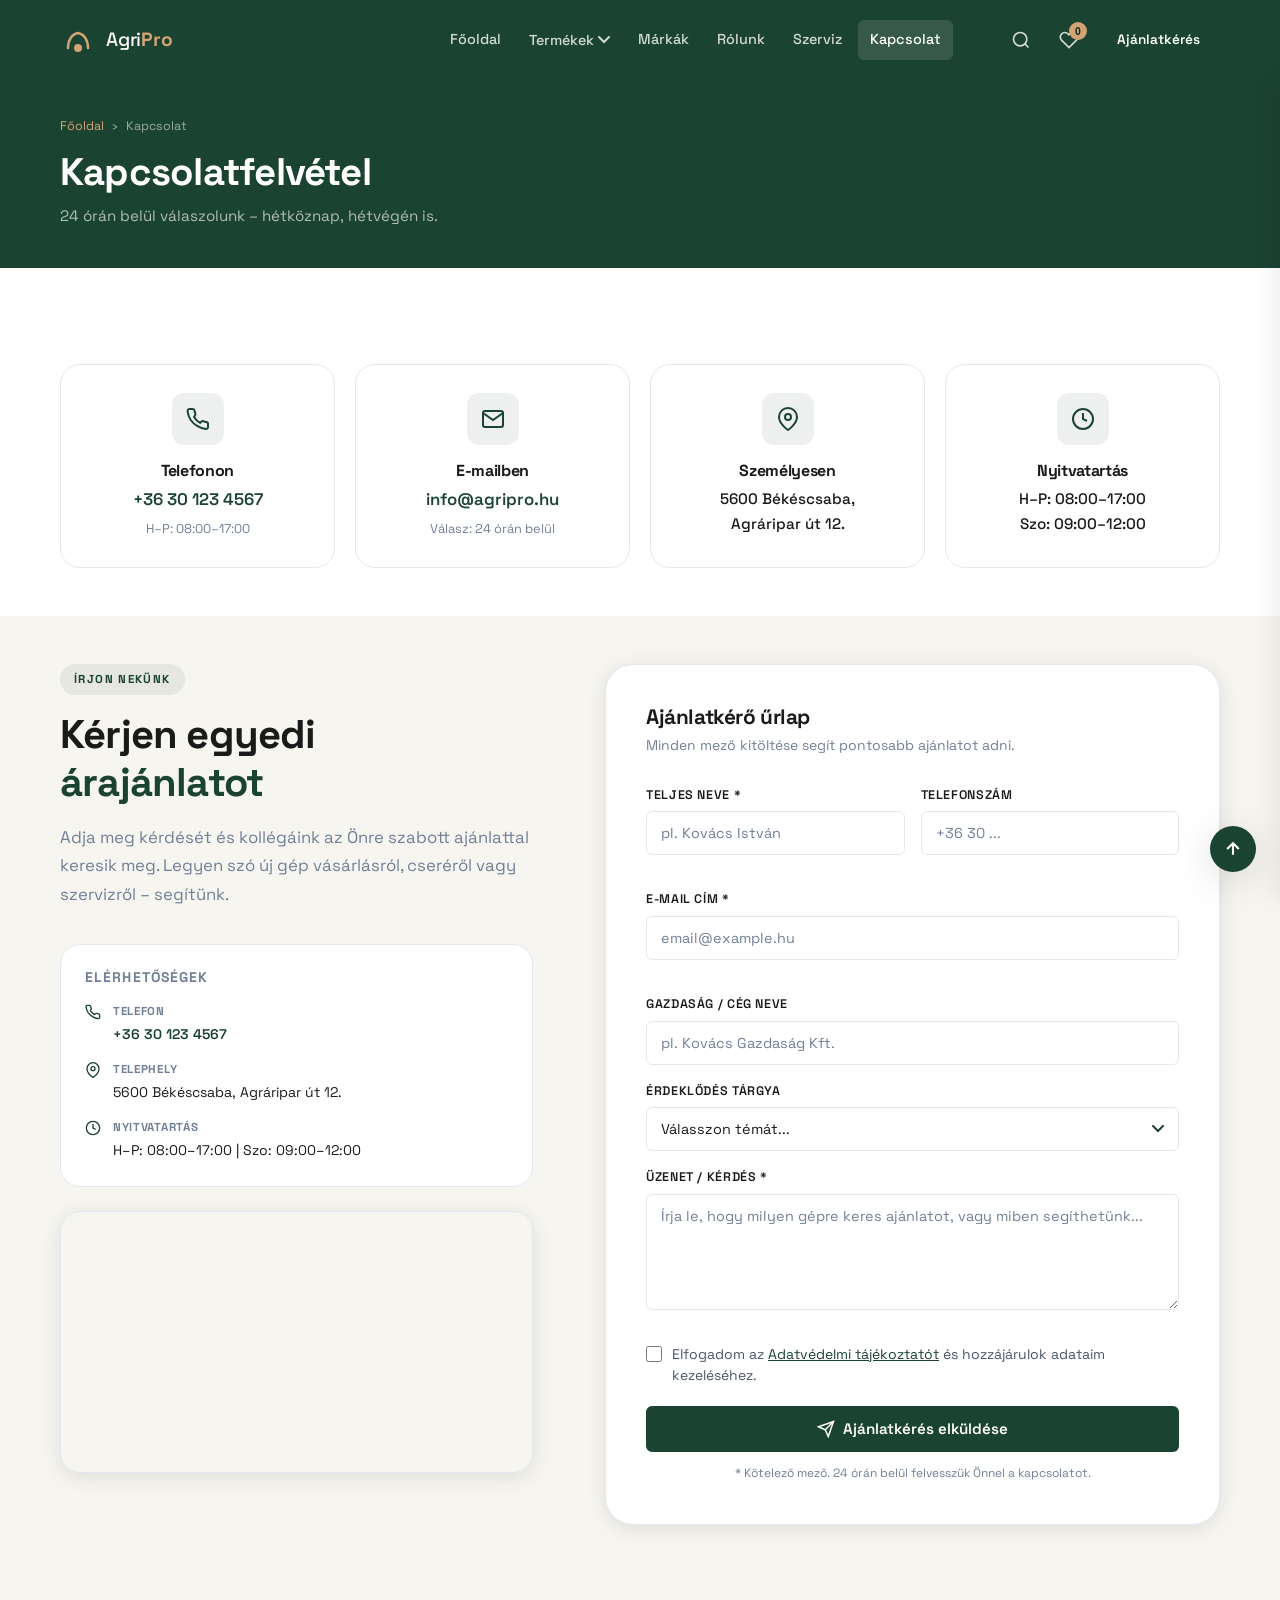
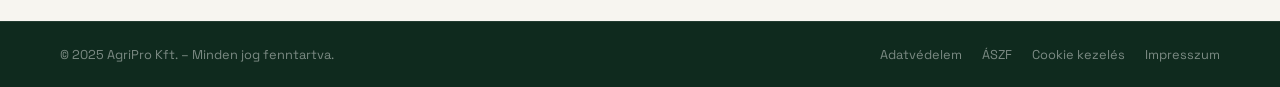
<file: pages/kapcsolat.html>
<!DOCTYPE html>
<html lang="hu">
<head>
    <meta charset="UTF-8">
    <meta name="viewport" content="width=device-width, initial-scale=1.0">
    <title>Kapcsolat – AgriPro | Ajánlatkérés, Telefon, Cím</title>
    <meta name="description" content="Vegye fel a kapcsolatot az AgriPro csapatával. Telefonszám, e-mail, telephely cím és nyitvatartás. Ajánlatkérés mezőgazdasági gépekre.">
    <link rel="canonical" href="https://www.agripro.hu/pages/kapcsolat.html">

    <link rel="icon" type="image/svg+xml" href="data:image/svg+xml,<svg xmlns='http://www.w3.org/2000/svg' viewBox='0 0 32 32'><rect width='32' height='32' rx='7' fill='%231B4332'/><path d='M7 22C7 15 11 10 16 9C21 10 25 15 25 22' stroke='%23D4A373' stroke-width='2.5' stroke-linecap='round' fill='none'/><circle cx='16' cy='22' r='3.5' fill='%23D4A373'/></svg>">
    <link rel="preconnect" href="https://fonts.googleapis.com">
    <link rel="preconnect" href="https://fonts.gstatic.com" crossorigin>
    <link href="https://fonts.googleapis.com/css2?family=Space+Grotesk:wght@300;400;500;600;700&display=swap" rel="stylesheet">
    <link rel="stylesheet" href="../css/style.css">
    <style>
        /* data-animate láthatóság felülírás ezen az oldalon */
        [data-animate] { opacity: 1 !important; transform: none !important; }

        .page-hero { background: var(--clr-primary); padding: calc(var(--nav-h) + 36px) 0 40px; }
        .page-hero__bc { display: flex; align-items: center; gap: 8px; font-size: .78rem; color: rgba(255,255,255,.55); margin-bottom: 12px; }
        .page-hero__bc a { color: var(--clr-accent); }
        .page-hero h1 { color: #fff; font-size: clamp(1.6rem, 4vw, 2.4rem); margin-bottom: 8px; }
        .page-hero p  { color: rgba(255,255,255,.65); font-size: .95rem; }

        .map-wrap { border-radius: var(--r-lg); overflow: hidden; border: 1px solid var(--clr-border); }
        .map-iframe { width: 100%; height: 260px; border: 0; display: block; }
    </style>
</head>
<body>

<header class="header scrolled" id="header" role="banner">
    <div class="container">
        <nav class="nav" role="navigation" aria-label="Főmenü">
            <a href="../index.html" class="nav__logo" aria-label="AgriPro főoldal">
                <div class="logo">
                    <svg class="logo__icon" width="36" height="36" viewBox="0 0 36 36" fill="none" aria-hidden="true">
                        <rect width="36" height="36" rx="8" fill="#1B4332"/>
                        <path d="M8 26C8 18 12 12 18 11C24 12 28 18 28 26" stroke="#D4A373" stroke-width="2.5" stroke-linecap="round"/>
                        <circle cx="18" cy="26" r="4" fill="#D4A373"/>
                    </svg>
                    <span class="logo__text">Agri<strong>Pro</strong></span>
                </div>
            </a>
            <ul class="nav__menu" role="menubar">
                <li role="none"><a href="../index.html" class="nav__link" role="menuitem">Főoldal</a></li>
                <li class="nav__item--has-dropdown" role="none">
                    <button class="nav__link nav__dropdown-toggle" aria-expanded="false" aria-haspopup="true" role="menuitem">
                        Termékek <svg class="dropdown-chevron" width="12" height="8" viewBox="0 0 12 8" fill="none"><path d="M1 1l5 5 5-5" stroke="currentColor" stroke-width="2" stroke-linecap="round"/></svg>
                    </button>
                    <div class="nav__dropdown" role="menu">
                        <a href="termekek.html?kat=traktorok" class="nav__dropdown-item" role="menuitem"><span class="dropdown-icon">🚜</span>Traktorok</a>
                        <a href="termekek.html?kat=kombajnok" class="nav__dropdown-item" role="menuitem"><span class="dropdown-icon">🌾</span>Kombájnok</a>
                        <a href="termekek.html?kat=talajmuvelok" class="nav__dropdown-item" role="menuitem"><span class="dropdown-icon">⚙️</span>Talajművelők</a>
                    </div>
                </li>
                <li role="none"><a href="../index.html#markak" class="nav__link" role="menuitem">Márkák</a></li>
                <li role="none"><a href="rolunk.html" class="nav__link" role="menuitem">Rólunk</a></li>
                <li role="none"><a href="szerviz.html" class="nav__link" role="menuitem">Szerviz</a></li>
                <li role="none"><a href="kapcsolat.html" class="nav__link nav__link--active" role="menuitem">Kapcsolat</a></li>
            </ul>
            <div class="nav__actions">
                <button class="icon-btn" id="searchToggle" aria-label="Keresés">
                    <svg width="20" height="20" viewBox="0 0 24 24" fill="none" stroke="currentColor" stroke-width="2"><circle cx="11" cy="11" r="8"/><path d="m21 21-4.3-4.3"/></svg>
                </button>
                <button class="icon-btn fav-btn" id="favToggle" aria-label="Kedvencek">
                    <svg width="20" height="20" viewBox="0 0 24 24" fill="none" stroke="currentColor" stroke-width="2"><path d="M20.84 4.61a5.5 5.5 0 0 0-7.78 0L12 5.67l-1.06-1.06a5.5 5.5 0 0 0-7.78 7.78l1.06 1.06L12 21.23l7.78-7.78 1.06-1.06a5.5 5.5 0 0 0 0-7.78z"/></svg>
                    <span class="fav-badge" id="favBadge" hidden>0</span>
                </button>
                <a href="#ajanlatkeres" class="btn btn--primary btn--sm">Ajánlatkérés</a>
                <button class="hamburger" id="hamburger" aria-label="Menü" aria-expanded="false">
                    <span class="hamburger__bar"></span><span class="hamburger__bar"></span><span class="hamburger__bar"></span>
                </button>
            </div>
        </nav>
    </div>
    <div class="search-overlay" id="searchOverlay" hidden role="search">
        <div class="container">
            <div class="search-overlay__inner">
                <svg width="22" height="22" viewBox="0 0 24 24" fill="none" stroke="#1B4332" stroke-width="2"><circle cx="11" cy="11" r="8"/><path d="m21 21-4.3-4.3"/></svg>
                <input type="search" id="searchInput" class="search-overlay__input" placeholder="Keresés..." autocomplete="off">
                <button class="search-overlay__close" id="searchClose" aria-label="Bezárás">
                    <svg width="20" height="20" viewBox="0 0 24 24" fill="none" stroke="currentColor" stroke-width="2"><line x1="18" y1="6" x2="6" y2="18"/><line x1="6" y1="6" x2="18" y2="18"/></svg>
                </button>
            </div>
            <div class="search-results" id="searchResults" hidden></div>
        </div>
    </div>
</header>

<main id="main-content">

<!-- Page Hero -->
<div class="page-hero">
    <div class="container">
        <nav class="page-hero__bc" aria-label="Navigáció">
            <a href="../index.html">Főoldal</a><span>›</span><span>Kapcsolat</span>
        </nav>
        <h1>Kapcsolatfelvétel</h1>
        <p>24 órán belül válaszolunk – hétköznap, hétvégén is.</p>
    </div>
</div>

<!-- Gyors elérhetőségek kártyák -->
<section class="section" style="padding-bottom:48px;">
    <div class="container">
        <div style="display:grid;grid-template-columns:repeat(auto-fit,minmax(220px,1fr));gap:20px;margin-bottom:0;">

            <div style="background:#fff;border:1px solid var(--clr-border);border-radius:var(--r-lg);padding:28px 24px;text-align:center;" data-animate="fade-up">
                <div style="width:52px;height:52px;background:rgba(27,67,50,.08);border-radius:var(--r-md);display:flex;align-items:center;justify-content:center;margin:0 auto 16px;color:var(--clr-primary);">
                    <svg width="24" height="24" viewBox="0 0 24 24" fill="none" stroke="currentColor" stroke-width="2" aria-hidden="true"><path d="M22 16.92v3a2 2 0 0 1-2.18 2 19.79 19.79 0 0 1-8.63-3.07A19.5 19.5 0 0 1 4.69 13a19.79 19.79 0 0 1-3.07-8.67A2 2 0 0 1 3.6 2h3a2 2 0 0 1 2 1.72c.127.96.361 1.903.7 2.81a2 2 0 0 1-.45 2.11L8.09 9.91a16 16 0 0 0 6 6l1.27-1.27a2 2 0 0 1 2.11-.45c.907.339 1.85.573 2.81.7A2 2 0 0 1 22 16.92z"/></svg>
                </div>
                <h3 style="font-size:1rem;margin-bottom:6px;">Telefonon</h3>
                <a href="tel:+36301234567" style="color:var(--clr-primary);font-weight:600;font-size:1.05rem;">+36 30 123 4567</a>
                <p style="font-size:.8rem;color:var(--clr-text-lt);margin-top:4px;">H–P: 08:00–17:00</p>
            </div>

            <div style="background:#fff;border:1px solid var(--clr-border);border-radius:var(--r-lg);padding:28px 24px;text-align:center;" data-animate="fade-up" data-delay="80">
                <div style="width:52px;height:52px;background:rgba(27,67,50,.08);border-radius:var(--r-md);display:flex;align-items:center;justify-content:center;margin:0 auto 16px;color:var(--clr-primary);">
                    <svg width="24" height="24" viewBox="0 0 24 24" fill="none" stroke="currentColor" stroke-width="2" aria-hidden="true"><path d="M4 4h16c1.1 0 2 .9 2 2v12c0 1.1-.9 2-2 2H4c-1.1 0-2-.9-2-2V6c0-1.1.9-2 2-2z"/><polyline points="22,6 12,13 2,6"/></svg>
                </div>
                <h3 style="font-size:1rem;margin-bottom:6px;">E-mailben</h3>
                <a href="mailto:info@agripro.hu" style="color:var(--clr-primary);font-weight:600;font-size:1.05rem;">info@agripro.hu</a>
                <p style="font-size:.8rem;color:var(--clr-text-lt);margin-top:4px;">Válasz: 24 órán belül</p>
            </div>

            <div style="background:#fff;border:1px solid var(--clr-border);border-radius:var(--r-lg);padding:28px 24px;text-align:center;" data-animate="fade-up" data-delay="160">
                <div style="width:52px;height:52px;background:rgba(27,67,50,.08);border-radius:var(--r-md);display:flex;align-items:center;justify-content:center;margin:0 auto 16px;color:var(--clr-primary);">
                    <svg width="24" height="24" viewBox="0 0 24 24" fill="none" stroke="currentColor" stroke-width="2" aria-hidden="true"><path d="M21 10c0 7-9 13-9 13s-9-6-9-13a9 9 0 0 1 18 0z"/><circle cx="12" cy="10" r="3"/></svg>
                </div>
                <h3 style="font-size:1rem;margin-bottom:6px;">Személyesen</h3>
                <p style="color:var(--clr-text);font-weight:500;font-size:.95rem;">5600 Békéscsaba,<br>Agráripar út 12.</p>
            </div>

            <div style="background:#fff;border:1px solid var(--clr-border);border-radius:var(--r-lg);padding:28px 24px;text-align:center;" data-animate="fade-up" data-delay="240">
                <div style="width:52px;height:52px;background:rgba(27,67,50,.08);border-radius:var(--r-md);display:flex;align-items:center;justify-content:center;margin:0 auto 16px;color:var(--clr-primary);">
                    <svg width="24" height="24" viewBox="0 0 24 24" fill="none" stroke="currentColor" stroke-width="2" aria-hidden="true"><circle cx="12" cy="12" r="10"/><polyline points="12 6 12 12 16 14"/></svg>
                </div>
                <h3 style="font-size:1rem;margin-bottom:6px;">Nyitvatartás</h3>
                <p style="color:var(--clr-text);font-weight:500;font-size:.95rem;">H–P: 08:00–17:00<br>Szo: 09:00–12:00</p>
            </div>

        </div>
    </div>
</section>

<!-- Fő kapcsolat szekció -->
<section class="section section--bg" id="ajanlatkeres" style="padding-top:48px;">
    <div class="container">
        <div class="contact-layout" style="margin-bottom:0;">

            <!-- Bal: cégadatok + térkép -->
            <div data-animate="fade-right">
                <span class="section__tag">Írjon nekünk</span>
                <h2 class="section__title" style="margin-bottom:16px;">
                    Kérjen egyedi<br>
                    <span class="text-accent">árajánlatot</span>
                </h2>
                <p class="section__sub" style="margin-bottom:36px;">
                    Adja meg kérdését és kollégáink az Önre szabott ajánlattal keresik meg.
                    Legyen szó új gép vásárlásról, cseréről vagy szervizről – segítünk.
                </p>

                <!-- Elérhetőségek -->
                <div style="background:#fff;border:1px solid var(--clr-border);border-radius:var(--r-lg);padding:24px;margin-bottom:24px;">
                    <h3 style="font-size:.875rem;font-weight:700;text-transform:uppercase;letter-spacing:.08em;color:var(--clr-text-lt);margin-bottom:16px;">Elérhetőségek</h3>
                    <ul style="display:flex;flex-direction:column;gap:14px;">
                        <li style="display:flex;gap:12px;align-items:flex-start;font-size:.875rem;">
                            <svg width="16" height="16" viewBox="0 0 24 24" fill="none" stroke="var(--clr-primary)" stroke-width="2" style="flex-shrink:0;margin-top:2px;"><path d="M22 16.92v3a2 2 0 0 1-2.18 2 19.79 19.79 0 0 1-8.63-3.07A19.5 19.5 0 0 1 4.69 13a19.79 19.79 0 0 1-3.07-8.67A2 2 0 0 1 3.6 2h3a2 2 0 0 1 2 1.72c.127.96.361 1.903.7 2.81a2 2 0 0 1-.45 2.11L8.09 9.91a16 16 0 0 0 6 6l1.27-1.27a2 2 0 0 1 2.11-.45c.907.339 1.85.573 2.81.7A2 2 0 0 1 22 16.92z"/></svg>
                            <div><strong style="display:block;font-size:.72rem;text-transform:uppercase;letter-spacing:.06em;color:var(--clr-text-lt);margin-bottom:2px;">Telefon</strong><a href="tel:+36301234567" style="color:var(--clr-primary);font-weight:600;">+36 30 123 4567</a></div>
                        </li>
                        <li style="display:flex;gap:12px;align-items:flex-start;font-size:.875rem;">
                            <svg width="16" height="16" viewBox="0 0 24 24" fill="none" stroke="var(--clr-primary)" stroke-width="2" style="flex-shrink:0;margin-top:2px;"><path d="M21 10c0 7-9 13-9 13s-9-6-9-13a9 9 0 0 1 18 0z"/><circle cx="12" cy="10" r="3"/></svg>
                            <div><strong style="display:block;font-size:.72rem;text-transform:uppercase;letter-spacing:.06em;color:var(--clr-text-lt);margin-bottom:2px;">Telephely</strong>5600 Békéscsaba, Agráripar út 12.</div>
                        </li>
                        <li style="display:flex;gap:12px;align-items:flex-start;font-size:.875rem;">
                            <svg width="16" height="16" viewBox="0 0 24 24" fill="none" stroke="var(--clr-primary)" stroke-width="2" style="flex-shrink:0;margin-top:2px;"><circle cx="12" cy="12" r="10"/><polyline points="12 6 12 12 16 14"/></svg>
                            <div><strong style="display:block;font-size:.72rem;text-transform:uppercase;letter-spacing:.06em;color:var(--clr-text-lt);margin-bottom:2px;">Nyitvatartás</strong>H–P: 08:00–17:00 | Szo: 09:00–12:00</div>
                        </li>
                    </ul>
                </div>

                <!-- Térkép -->
                <div class="map-wrap">
                    <iframe src="https://www.google.com/maps/embed?pb=!1m18!1m12!1m3!1d44271.68!2d21.088!3d46.683!2m3!1f0!2f0!3f0!3m2!1i1024!2i768!4f13.1!3m3!1m2!1s0x4746ddb30ec38b25%3A0x400c4290c1e1a20!2zQsOpa2Vzc3NhYmE!5e0!3m2!1shu!2shu!4v1"
                            class="map-iframe" allowfullscreen loading="lazy"
                            referrerpolicy="no-referrer-when-downgrade"
                            title="AgriPro telephely – Békéscsaba"></iframe>
                </div>
            </div>

            <!-- Jobb: form -->
            <div class="contact-form-wrap" data-animate="fade-left">
                <h3 class="contact-form__title">Ajánlatkérő űrlap</h3>
                <p class="contact-form__sub">Minden mező kitöltése segít pontosabb ajánlatot adni.</p>

                <form class="contact-form" id="contactForm" novalidate>
                    <div class="form-row">
                        <div class="form-group">
                            <label class="form-label" for="cName">Teljes neve *</label>
                            <input type="text" id="cName" name="name" class="form-input" placeholder="pl. Kovács István" required autocomplete="name">
                            <span class="form-error" role="alert"></span>
                        </div>
                        <div class="form-group">
                            <label class="form-label" for="cPhone">Telefonszám</label>
                            <input type="tel" id="cPhone" name="phone" class="form-input" placeholder="+36 30 ..." autocomplete="tel">
                        </div>
                    </div>

                    <div class="form-group">
                        <label class="form-label" for="cEmail">E-mail cím *</label>
                        <input type="email" id="cEmail" name="email" class="form-input" placeholder="email@example.hu" required autocomplete="email">
                        <span class="form-error" role="alert"></span>
                    </div>

                    <div class="form-group">
                        <label class="form-label" for="cCompany">Gazdaság / Cég neve</label>
                        <input type="text" id="cCompany" name="company" class="form-input" placeholder="pl. Kovács Gazdaság Kft." autocomplete="organization">
                    </div>

                    <div class="form-group">
                        <label class="form-label" for="cSubject">Érdeklődés tárgya</label>
                        <select id="cSubject" name="subject" class="form-select">
                            <option value="">Válasszon témát...</option>
                            <option value="traktor">Traktor vásárlás</option>
                            <option value="kombajn">Kombájn vásárlás</option>
                            <option value="munkagep">Munkagép vásárlás</option>
                            <option value="szerviz">Szervizszolgáltatás</option>
                            <option value="finanszirozas">Finanszírozás kérdés</option>
                            <option value="csere">Csere / beváltás</option>
                            <option value="egyeb">Egyéb kérdés</option>
                        </select>
                    </div>

                    <div class="form-group">
                        <label class="form-label" for="cMessage">Üzenet / Kérdés *</label>
                        <textarea id="cMessage" name="message" class="form-textarea" rows="5"
                                  placeholder="Írja le, hogy milyen gépre keres ajánlatot, vagy miben segíthetünk..." required></textarea>
                        <span class="form-error" role="alert"></span>
                    </div>

                    <div class="form-group form-group--check">
                        <label class="form-check-label">
                            <input type="checkbox" id="cGdpr" name="gdpr" required>
                            <span>Elfogadom az <a href="#" class="inline-link">Adatvédelmi tájékoztatót</a> és hozzájárulok adataim kezeléséhez.</span>
                        </label>
                        <span class="form-error" role="alert"></span>
                    </div>

                    <button type="submit" class="btn btn--primary btn--full" id="submitBtn">
                        <svg width="18" height="18" viewBox="0 0 24 24" fill="none" stroke="currentColor" stroke-width="2"><line x1="22" y1="2" x2="11" y2="13"/><polygon points="22 2 15 22 11 13 2 9 22 2"/></svg>
                        Ajánlatkérés elküldése
                    </button>
                    <p class="form-note">* Kötelező mező. 24 órán belül felvesszük Önnel a kapcsolatot.</p>
                </form>
            </div>

        </div>
    </div>
</section>

</main>

<footer class="footer" role="contentinfo">
    <div class="footer__bottom">
        <div class="container">
            <div class="footer__bottom-row">
                <p class="footer__copy">© 2025 AgriPro Kft. – Minden jog fenntartva.</p>
                <nav class="footer__legal">
                    <a href="#">Adatvédelem</a>
                    <a href="#">ÁSZF</a>
                    <a href="#">Cookie kezelés</a>
                    <a href="#">Impresszum</a>
                </nav>
            </div>
        </div>
    </div>
</footer>

<button class="scroll-top-btn" id="scrollTopBtn" aria-label="Vissza a tetejére" hidden>
    <svg width="20" height="20" viewBox="0 0 24 24" fill="none" stroke="currentColor" stroke-width="2.5"><path d="M12 19V5M5 12l7-7 7 7"/></svg>
</button>
<div class="toast-container" id="toastContainer" aria-live="polite" role="status"></div>
<script src="../js/main.js" defer></script>
</body>
</html>
</file>
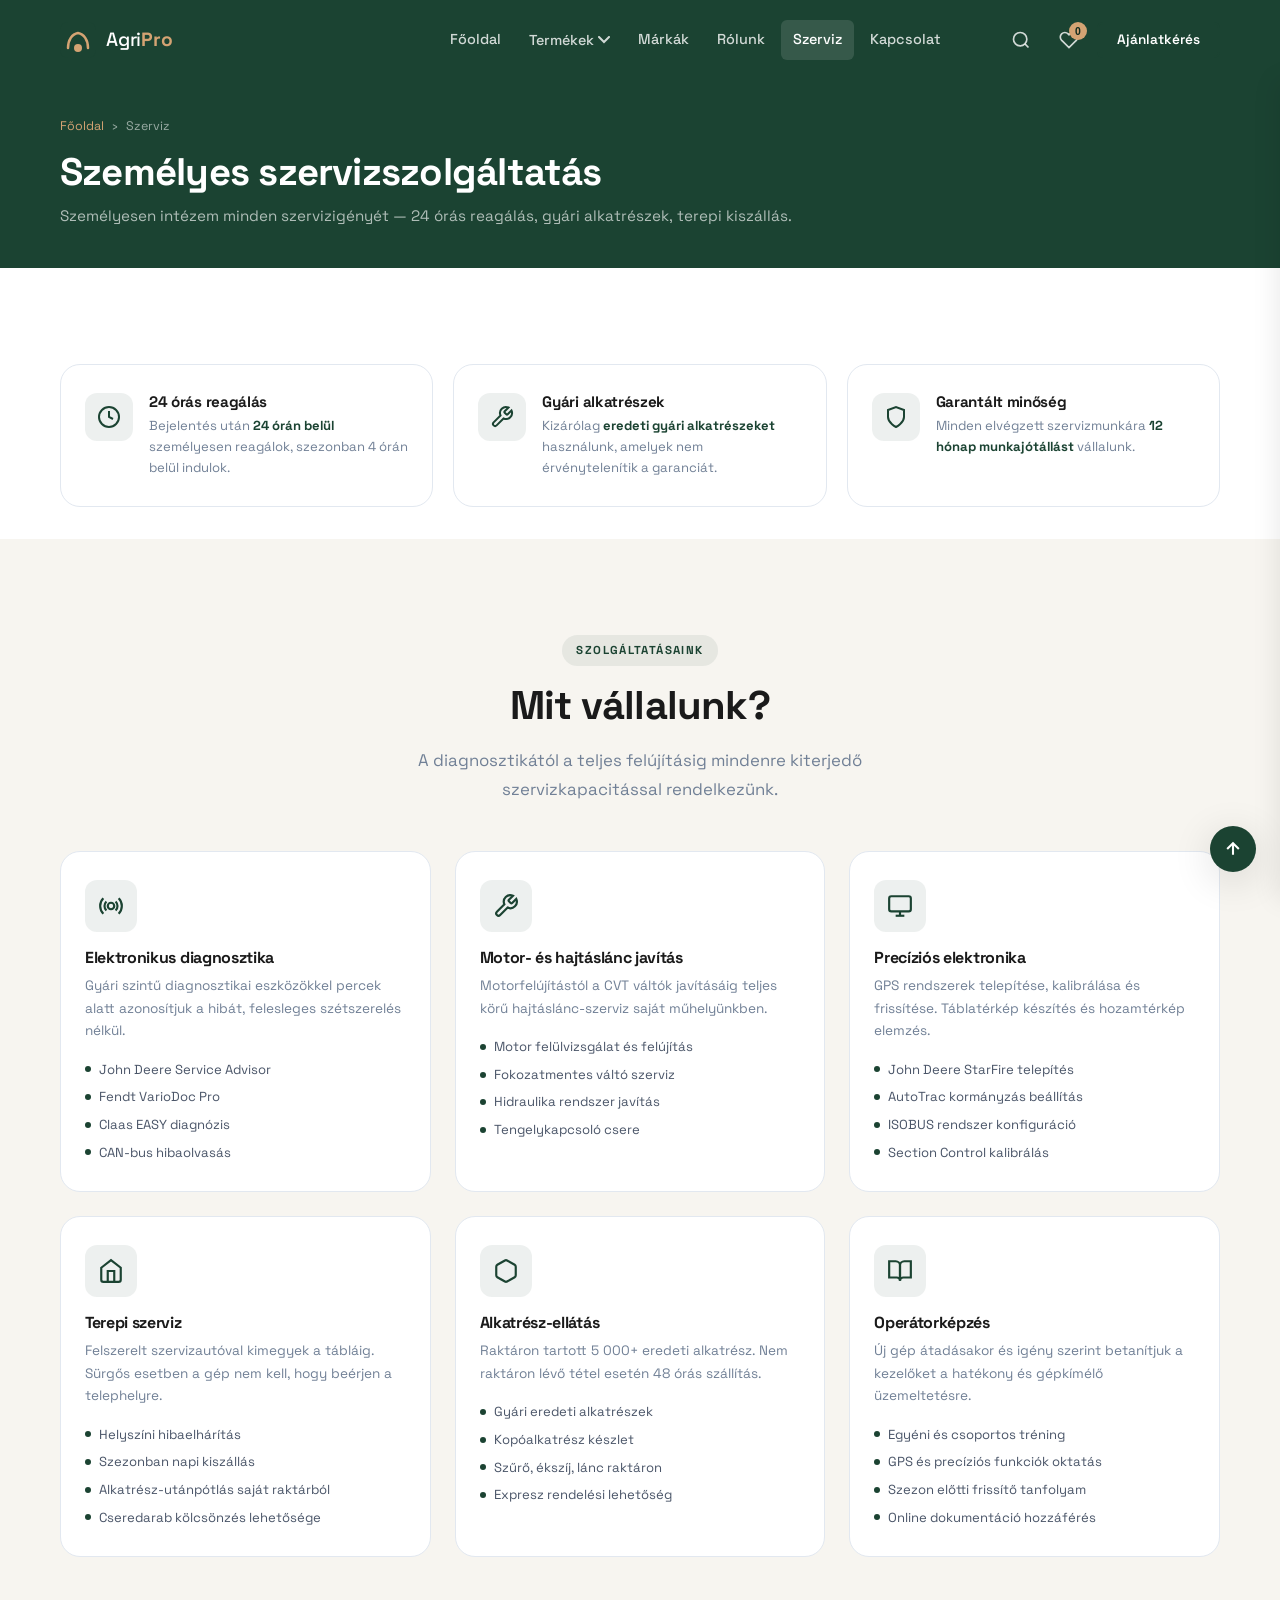
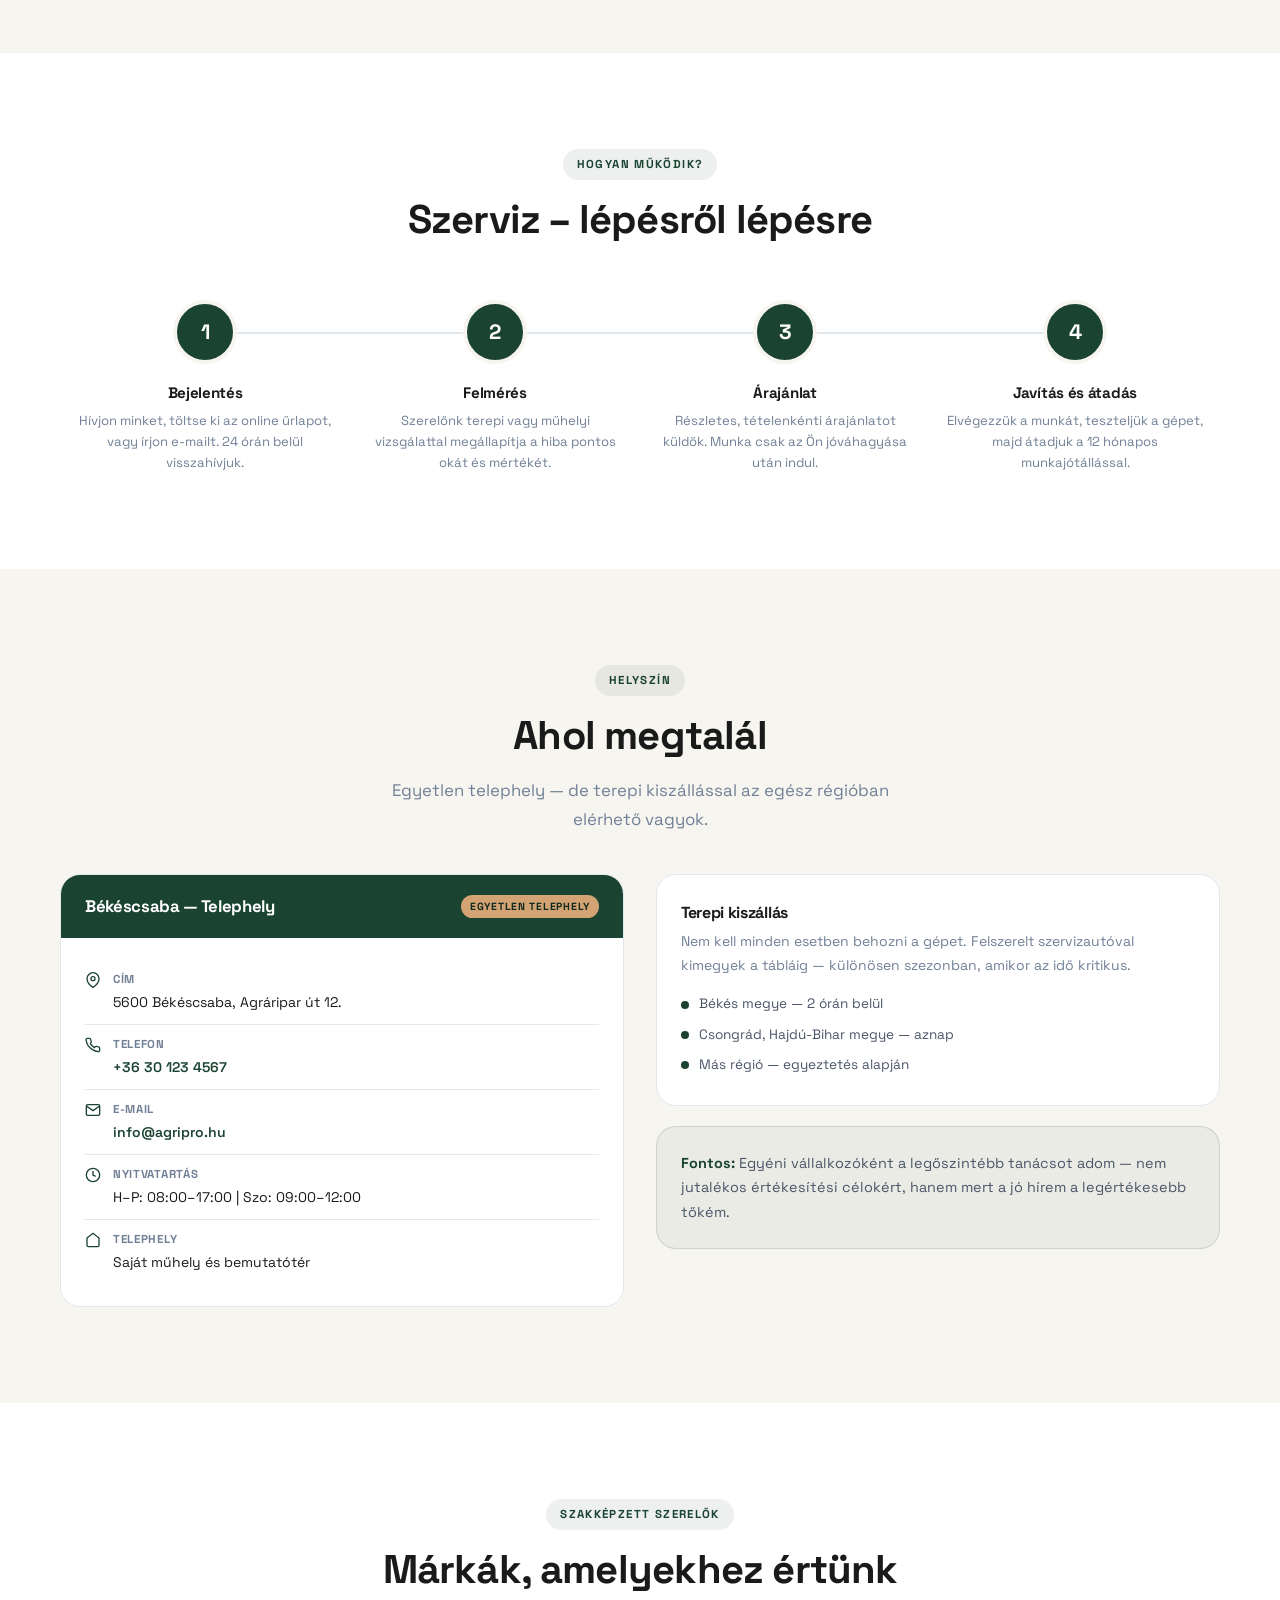
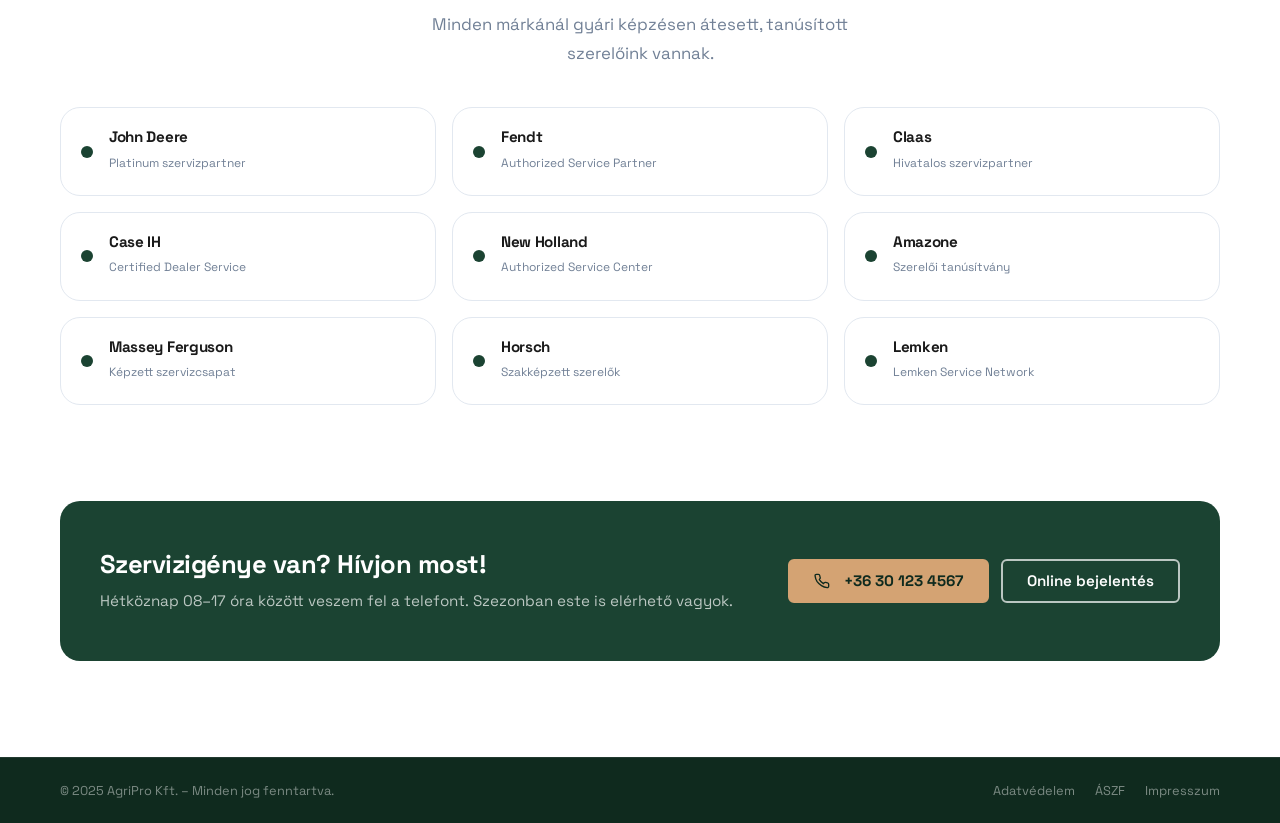
<file: pages/szerviz.html>
<!DOCTYPE html>
<html lang="hu">
<head>
    <meta charset="UTF-8">
    <meta name="viewport" content="width=device-width, initial-scale=1.0">
    <title>Szerviz – AgriPro | Gépjavítás, Karbantartás, Alkatrész</title>
    <meta name="description" content="AgriPro szervizszolgáltatások: garanciális javítás, karbantartás, alkatrészellátás. 4 szervizközpont, 24h reagálás. John Deere, Fendt, Claas szakszerviz.">
    <link rel="icon" type="image/svg+xml" href="data:image/svg+xml,<svg xmlns='http://www.w3.org/2000/svg' viewBox='0 0 32 32'><rect width='32' height='32' rx='7' fill='%231B4332'/><path d='M7 22C7 15 11 10 16 9C21 10 25 15 25 22' stroke='%23D4A373' stroke-width='2.5' stroke-linecap='round' fill='none'/><circle cx='16' cy='22' r='3.5' fill='%23D4A373'/></svg>">
    <link rel="preconnect" href="https://fonts.googleapis.com">
    <link rel="preconnect" href="https://fonts.gstatic.com" crossorigin>
    <link href="https://fonts.googleapis.com/css2?family=Space+Grotesk:wght@300;400;500;600;700&display=swap" rel="stylesheet">
    <link rel="stylesheet" href="../css/style.css">
    <style>
        [data-animate] { opacity: 1 !important; transform: none !important; }

        .page-hero { background: var(--clr-primary); padding: calc(var(--nav-h) + 36px) 0 40px; }
        .page-hero__bc { display: flex; align-items: center; gap: 8px; font-size: .78rem; color: rgba(255,255,255,.55); margin-bottom: 12px; }
        .page-hero__bc a { color: var(--clr-accent); }
        .page-hero h1 { color: #fff; font-size: clamp(1.6rem, 4vw, 2.4rem); margin-bottom: 8px; }
        .page-hero p  { color: rgba(255,255,255,.65); font-size: .95rem; }

        /* Gyors infó kártyák */
        .info-cards {
            display: grid;
            grid-template-columns: repeat(3, 1fr);
            gap: 20px;
        }
        .info-card {
            background: #fff;
            border: 1px solid var(--clr-border);
            border-radius: var(--r-lg);
            padding: 28px 24px;
            display: flex;
            align-items: flex-start;
            gap: 16px;
        }
        .info-card__icon {
            width: 48px; height: 48px; flex-shrink: 0;
            background: rgba(27,67,50,.08);
            border-radius: var(--r-md);
            display: flex; align-items: center; justify-content: center;
            color: var(--clr-primary);
        }
        .info-card h3 { font-size: .95rem; font-weight: 700; margin-bottom: 4px; }
        .info-card p  { font-size: .82rem; color: var(--clr-text-lt); line-height: 1.6; }
        .info-card strong { color: var(--clr-primary); }

        /* Szervizszolgáltatások */
        .services-grid {
            display: grid;
            grid-template-columns: repeat(3, 1fr);
            gap: 24px;
        }
        .service-card {
            background: #fff;
            border: 1px solid var(--clr-border);
            border-radius: var(--r-lg);
            padding: 28px 24px;
            transition: box-shadow .25s, transform .25s, border-color .25s;
        }
        .service-card:hover { box-shadow: var(--shadow-lg); transform: translateY(-4px); border-color: transparent; }
        .service-card__icon {
            width: 52px; height: 52px;
            background: rgba(27,67,50,.08);
            border-radius: var(--r-md);
            display: flex; align-items: center; justify-content: center;
            color: var(--clr-primary);
            margin-bottom: 16px;
        }
        .service-card h3 { font-size: 1rem; font-weight: 700; margin-bottom: 8px; }
        .service-card p  { font-size: .85rem; color: var(--clr-text-lt); line-height: 1.65; margin-bottom: 16px; }
        .service-card ul { display: flex; flex-direction: column; gap: 6px; margin: 0; padding: 0; list-style: none; }
        .service-card li { font-size: .82rem; color: var(--clr-text-md); display: flex; align-items: center; gap: 8px; }
        .service-card li::before { content: ''; width: 6px; height: 6px; border-radius: 50%; background: var(--clr-primary); flex-shrink: 0; }

        /* Folyamat lépések */
        .process-steps {
            display: grid;
            grid-template-columns: repeat(4, 1fr);
            gap: 0;
            position: relative;
        }
        .process-steps::before {
            content: '';
            position: absolute;
            top: 32px;
            left: calc(12.5%);
            right: calc(12.5%);
            height: 2px;
            background: var(--clr-border);
            z-index: 0;
        }
        .step {
            text-align: center;
            padding: 0 16px;
            position: relative;
            z-index: 1;
        }
        .step__num {
            width: 64px; height: 64px;
            background: var(--clr-primary);
            color: #fff;
            border-radius: 50%;
            font-size: 1.3rem;
            font-weight: 800;
            display: flex; align-items: center; justify-content: center;
            margin: 0 auto 20px;
            border: 4px solid var(--clr-bg-alt);
        }
        .step h4 { font-size: .95rem; font-weight: 700; margin-bottom: 8px; }
        .step p  { font-size: .82rem; color: var(--clr-text-lt); line-height: 1.6; }

        /* Szervizpontok */
        .locations-grid {
            display: grid;
            grid-template-columns: repeat(2, 1fr);
            gap: 24px;
        }
        .location-card {
            background: #fff;
            border: 1px solid var(--clr-border);
            border-radius: var(--r-lg);
            overflow: hidden;
            display: flex;
            flex-direction: column;
        }
        .location-card__head {
            background: var(--clr-primary);
            padding: 20px 24px;
            display: flex;
            align-items: center;
            justify-content: space-between;
        }
        .location-card__head h3 { color: #fff; font-size: 1.05rem; margin: 0; }
        .location-card__badge {
            background: var(--clr-accent);
            color: #0F2A1E;
            font-size: .65rem;
            font-weight: 700;
            text-transform: uppercase;
            letter-spacing: .07em;
            padding: 3px 9px;
            border-radius: 99px;
        }
        .location-card__body { padding: 22px 24px; flex: 1; }
        .location-row {
            display: flex;
            align-items: flex-start;
            gap: 12px;
            padding: 10px 0;
            border-bottom: 1px solid var(--clr-border);
            font-size: .875rem;
        }
        .location-row:last-child { border-bottom: none; }
        .location-row svg { color: var(--clr-primary); flex-shrink: 0; margin-top: 2px; }
        .location-row strong { display: block; font-size: .72rem; text-transform: uppercase; letter-spacing: .06em; color: var(--clr-text-lt); margin-bottom: 2px; }

        /* Garancia táblázat */
        .warranty-table {
            width: 100%;
            border-collapse: collapse;
            font-size: .875rem;
        }
        .warranty-table th {
            background: var(--clr-primary);
            color: #fff;
            padding: 12px 16px;
            text-align: left;
            font-weight: 600;
            font-size: .82rem;
        }
        .warranty-table td {
            padding: 12px 16px;
            border-bottom: 1px solid var(--clr-border);
            color: var(--clr-text);
        }
        .warranty-table tr:nth-child(even) td { background: var(--clr-bg-alt); }
        .warranty-table tr:last-child td { border-bottom: none; }
        .wt-check { color: #22863a; font-weight: 700; }

        /* Márkák amelyekre szervizszolgáltatunk */
        .brand-service-grid {
            display: grid;
            grid-template-columns: repeat(3, 1fr);
            gap: 16px;
        }
        .brand-service-card {
            background: #fff;
            border: 1.5px solid var(--clr-border);
            border-radius: var(--r-lg);
            padding: 20px;
            display: flex;
            align-items: center;
            gap: 16px;
            transition: border-color .2s, box-shadow .2s;
        }
        .brand-service-card:hover { border-color: var(--clr-primary); box-shadow: 0 4px 16px rgba(27,67,50,.1); }
        .brand-service-card__dot {
            width: 12px; height: 12px;
            border-radius: 50%;
            background: var(--clr-primary);
            flex-shrink: 0;
        }
        .brand-service-card h4 { font-size: .95rem; font-weight: 700; margin-bottom: 2px; }
        .brand-service-card span { font-size: .75rem; color: var(--clr-text-lt); }

        /* CTA sáv */
        .cta-band {
            background: var(--clr-primary);
            border-radius: var(--r-lg);
            padding: 48px 40px;
            display: flex;
            align-items: center;
            justify-content: space-between;
            gap: 24px;
            flex-wrap: wrap;
        }
        .cta-band h2 { color: #fff; font-size: clamp(1.2rem, 2.5vw, 1.6rem); margin-bottom: 8px; }
        .cta-band p { color: rgba(255,255,255,.7); font-size: .95rem; }
        .cta-band__btns { display: flex; gap: 12px; flex-shrink: 0; flex-wrap: wrap; }

        @media (max-width: 1100px) { .services-grid { grid-template-columns: repeat(2, 1fr); } }
        @media (max-width: 900px) {
            .info-cards { grid-template-columns: 1fr; }
            .services-grid { grid-template-columns: 1fr; }
            .locations-grid { grid-template-columns: 1fr; }
            .brand-service-grid { grid-template-columns: repeat(2, 1fr); }
            .process-steps { grid-template-columns: repeat(2, 1fr); gap: 32px; }
            .process-steps::before { display: none; }
        }
        @media (max-width: 560px) {
            .brand-service-grid { grid-template-columns: 1fr; }
            .process-steps { grid-template-columns: 1fr; }
            .cta-band { padding: 32px 24px; text-align: center; justify-content: center; }
        }
    </style>
</head>
<body>

<header class="header scrolled" id="header" role="banner">
    <div class="container">
        <nav class="nav" role="navigation" aria-label="Főmenü">
            <a href="../index.html" class="nav__logo" aria-label="AgriPro főoldal">
                <div class="logo">
                    <svg class="logo__icon" width="36" height="36" viewBox="0 0 36 36" fill="none" aria-hidden="true">
                        <rect width="36" height="36" rx="8" fill="#1B4332"/>
                        <path d="M8 26C8 18 12 12 18 11C24 12 28 18 28 26" stroke="#D4A373" stroke-width="2.5" stroke-linecap="round"/>
                        <circle cx="18" cy="26" r="4" fill="#D4A373"/>
                    </svg>
                    <span class="logo__text">Agri<strong>Pro</strong></span>
                </div>
            </a>
            <ul class="nav__menu" role="menubar">
                <li role="none"><a href="../index.html" class="nav__link" role="menuitem">Főoldal</a></li>
                <li class="nav__item--has-dropdown" role="none">
                    <button class="nav__link nav__dropdown-toggle" aria-expanded="false" aria-haspopup="true" role="menuitem">
                        Termékek <svg class="dropdown-chevron" width="12" height="8" viewBox="0 0 12 8" fill="none"><path d="M1 1l5 5 5-5" stroke="currentColor" stroke-width="2" stroke-linecap="round"/></svg>
                    </button>
                    <div class="nav__dropdown" role="menu">
                        <a href="termekek.html?kat=traktorok" class="nav__dropdown-item" role="menuitem"><span class="dropdown-icon">🚜</span>Traktorok</a>
                        <a href="termekek.html?kat=kombajnok" class="nav__dropdown-item" role="menuitem"><span class="dropdown-icon">🌾</span>Kombájnok</a>
                        <a href="termekek.html?kat=talajmuvelok" class="nav__dropdown-item" role="menuitem"><span class="dropdown-icon">⚙️</span>Talajművelők</a>
                        <a href="termekek.html?kat=vetogepek" class="nav__dropdown-item" role="menuitem"><span class="dropdown-icon">🌱</span>Vetőgépek</a>
                        <a href="termekek.html?kat=permetezok" class="nav__dropdown-item" role="menuitem"><span class="dropdown-icon">💧</span>Permetezők</a>
                    </div>
                </li>
                <li role="none"><a href="../index.html#markak" class="nav__link" role="menuitem">Márkák</a></li>
                <li role="none"><a href="rolunk.html" class="nav__link" role="menuitem">Rólunk</a></li>
                <li role="none"><a href="szerviz.html" class="nav__link nav__link--active" role="menuitem">Szerviz</a></li>
                <li role="none"><a href="kapcsolat.html" class="nav__link" role="menuitem">Kapcsolat</a></li>
            </ul>
            <div class="nav__actions">
                <button class="icon-btn" id="searchToggle" aria-label="Keresés">
                    <svg width="20" height="20" viewBox="0 0 24 24" fill="none" stroke="currentColor" stroke-width="2"><circle cx="11" cy="11" r="8"/><path d="m21 21-4.3-4.3"/></svg>
                </button>
                <button class="icon-btn fav-btn" id="favToggle" aria-label="Kedvencek">
                    <svg width="20" height="20" viewBox="0 0 24 24" fill="none" stroke="currentColor" stroke-width="2"><path d="M20.84 4.61a5.5 5.5 0 0 0-7.78 0L12 5.67l-1.06-1.06a5.5 5.5 0 0 0-7.78 7.78l1.06 1.06L12 21.23l7.78-7.78 1.06-1.06a5.5 5.5 0 0 0 0-7.78z"/></svg>
                    <span class="fav-badge" id="favBadge" hidden>0</span>
                </button>
                <a href="kapcsolat.html" class="btn btn--primary btn--sm">Ajánlatkérés</a>
                <button class="hamburger" id="hamburger" aria-label="Menü" aria-expanded="false">
                    <span class="hamburger__bar"></span><span class="hamburger__bar"></span><span class="hamburger__bar"></span>
                </button>
            </div>
        </nav>
    </div>
    <div class="search-overlay" id="searchOverlay" hidden role="search">
        <div class="container">
            <div class="search-overlay__inner">
                <svg width="22" height="22" viewBox="0 0 24 24" fill="none" stroke="#1B4332" stroke-width="2"><circle cx="11" cy="11" r="8"/><path d="m21 21-4.3-4.3"/></svg>
                <input type="search" id="searchInput" class="search-overlay__input" placeholder="Keresés: gép neve, márka, kategória..." autocomplete="off">
                <button class="search-overlay__close" id="searchClose" aria-label="Bezárás">
                    <svg width="20" height="20" viewBox="0 0 24 24" fill="none" stroke="currentColor" stroke-width="2"><line x1="18" y1="6" x2="6" y2="18"/><line x1="6" y1="6" x2="18" y2="18"/></svg>
                </button>
            </div>
            <div class="search-results" id="searchResults" hidden></div>
        </div>
    </div>
</header>

<main>

    <!-- Hero -->
    <div class="page-hero">
        <div class="container">
            <nav class="page-hero__bc" aria-label="Navigáció">
                <a href="../index.html">Főoldal</a><span>›</span><span>Szerviz</span>
            </nav>
            <h1>Személyes szervizszolgáltatás</h1>
            <p>Személyesen intézem minden szervizigényét — 24 órás reagálás, gyári alkatrészek, terepi kiszállás.</p>
        </div>
    </div>

    <!-- Gyors info -->
    <section class="section" style="padding-bottom: 32px;">
        <div class="container">
            <div class="info-cards">
                <div class="info-card">
                    <div class="info-card__icon">
                        <svg width="24" height="24" viewBox="0 0 24 24" fill="none" stroke="currentColor" stroke-width="2"><circle cx="12" cy="12" r="10"/><polyline points="12 6 12 12 16 14"/></svg>
                    </div>
                    <div>
                        <h3>24 órás reagálás</h3>
                        <p>Bejelentés után <strong>24 órán belül</strong> személyesen reagálok, szezonban 4 órán belül indulok.</p>
                    </div>
                </div>
                <div class="info-card">
                    <div class="info-card__icon">
                        <svg width="24" height="24" viewBox="0 0 24 24" fill="none" stroke="currentColor" stroke-width="2"><path d="M14.7 6.3a1 1 0 0 0 0 1.4l1.6 1.6a1 1 0 0 0 1.4 0l3.77-3.77a6 6 0 0 1-7.94 7.94l-6.91 6.91a2.12 2.12 0 0 1-3-3l6.91-6.91a6 6 0 0 1 7.94-7.94l-3.76 3.76z"/></svg>
                    </div>
                    <div>
                        <h3>Gyári alkatrészek</h3>
                        <p>Kizárólag <strong>eredeti gyári alkatrészeket</strong> használunk, amelyek nem érvénytelenítik a garanciát.</p>
                    </div>
                </div>
                <div class="info-card">
                    <div class="info-card__icon">
                        <svg width="24" height="24" viewBox="0 0 24 24" fill="none" stroke="currentColor" stroke-width="2"><path d="M12 22s8-4 8-10V5l-8-3-8 3v7c0 6 8 10 8 10z"/></svg>
                    </div>
                    <div>
                        <h3>Garantált minőség</h3>
                        <p>Minden elvégzett szervizmunkára <strong>12 hónap munkajótállást</strong> vállalunk.</p>
                    </div>
                </div>
            </div>
        </div>
    </section>

    <!-- Szervizszolgáltatások -->
    <section class="section section--bg">
        <div class="container">
            <div style="text-align:center; margin-bottom: 48px;">
                <span class="section__tag">Szolgáltatásaink</span>
                <h2 class="section__title">Mit vállalunk?</h2>
                <p class="section__sub" style="max-width: 540px; margin: 0 auto;">
                    A diagnosztikától a teljes felújításig mindenre kiterjedő szervizkapacitással rendelkezünk.
                </p>
            </div>
            <div class="services-grid">
                <div class="service-card">
                    <div class="service-card__icon">
                        <svg width="26" height="26" viewBox="0 0 24 24" fill="none" stroke="currentColor" stroke-width="2"><circle cx="12" cy="12" r="3"/><path d="M19.07 4.93a10 10 0 0 1 0 14.14"/><path d="M4.93 4.93a10 10 0 0 0 0 14.14"/><path d="M16.24 7.76a6 6 0 0 1 0 8.49"/><path d="M7.76 7.76a6 6 0 0 0 0 8.49"/></svg>
                    </div>
                    <h3>Elektronikus diagnosztika</h3>
                    <p>Gyári szintű diagnosztikai eszközökkel percek alatt azonosítjuk a hibát, felesleges szétszerelés nélkül.</p>
                    <ul>
                        <li>John Deere Service Advisor</li>
                        <li>Fendt VarioDoc Pro</li>
                        <li>Claas EASY diagnózis</li>
                        <li>CAN-bus hibaolvasás</li>
                    </ul>
                </div>
                <div class="service-card">
                    <div class="service-card__icon">
                        <svg width="26" height="26" viewBox="0 0 24 24" fill="none" stroke="currentColor" stroke-width="2"><path d="M14.7 6.3a1 1 0 0 0 0 1.4l1.6 1.6a1 1 0 0 0 1.4 0l3.77-3.77a6 6 0 0 1-7.94 7.94l-6.91 6.91a2.12 2.12 0 0 1-3-3l6.91-6.91a6 6 0 0 1 7.94-7.94l-3.76 3.76z"/></svg>
                    </div>
                    <h3>Motor- és hajtáslánc javítás</h3>
                    <p>Motorfelújítástól a CVT váltók javításáig teljes körű hajtáslánc-szerviz saját műhelyünkben.</p>
                    <ul>
                        <li>Motor felülvizsgálat és felújítás</li>
                        <li>Fokozatmentes váltó szerviz</li>
                        <li>Hidraulika rendszer javítás</li>
                        <li>Tengelykapcsoló csere</li>
                    </ul>
                </div>
                <div class="service-card">
                    <div class="service-card__icon">
                        <svg width="26" height="26" viewBox="0 0 24 24" fill="none" stroke="currentColor" stroke-width="2"><rect x="2" y="3" width="20" height="14" rx="2"/><line x1="8" y1="21" x2="16" y2="21"/><line x1="12" y1="17" x2="12" y2="21"/></svg>
                    </div>
                    <h3>Precíziós elektronika</h3>
                    <p>GPS rendszerek telepítése, kalibrálása és frissítése. Táblatérkép készítés és hozamtérkép elemzés.</p>
                    <ul>
                        <li>John Deere StarFire telepítés</li>
                        <li>AutoTrac kormányzás beállítás</li>
                        <li>ISOBUS rendszer konfiguráció</li>
                        <li>Section Control kalibrálás</li>
                    </ul>
                </div>
                <div class="service-card">
                    <div class="service-card__icon">
                        <svg width="26" height="26" viewBox="0 0 24 24" fill="none" stroke="currentColor" stroke-width="2"><path d="M3 9l9-7 9 7v11a2 2 0 0 1-2 2H5a2 2 0 0 1-2-2z"/><polyline points="9 22 9 12 15 12 15 22"/></svg>
                    </div>
                    <h3>Terepi szerviz</h3>
                    <p>Felszerelt szervizautóval kimegyek a tábláig. Sürgős esetben a gép nem kell, hogy beérjen a telephelyre.</p>
                    <ul>
                        <li>Helyszíni hibaelhárítás</li>
                        <li>Szezonban napi kiszállás</li>
                        <li>Alkatrész-utánpótlás saját raktárból</li>
                        <li>Cseredarab kölcsönzés lehetősége</li>
                    </ul>
                </div>
                <div class="service-card">
                    <div class="service-card__icon">
                        <svg width="26" height="26" viewBox="0 0 24 24" fill="none" stroke="currentColor" stroke-width="2"><path d="M21 16V8a2 2 0 0 0-1-1.73l-7-4a2 2 0 0 0-2 0l-7 4A2 2 0 0 0 3 8v8a2 2 0 0 0 1 1.73l7 4a2 2 0 0 0 2 0l7-4A2 2 0 0 0 21 16z"/></svg>
                    </div>
                    <h3>Alkatrész-ellátás</h3>
                    <p>Raktáron tartott 5 000+ eredeti alkatrész. Nem raktáron lévő tétel esetén 48 órás szállítás.</p>
                    <ul>
                        <li>Gyári eredeti alkatrészek</li>
                        <li>Kopóalkatrész készlet</li>
                        <li>Szűrő, ékszíj, lánc raktáron</li>
                        <li>Expresz rendelési lehetőség</li>
                    </ul>
                </div>
                <div class="service-card">
                    <div class="service-card__icon">
                        <svg width="26" height="26" viewBox="0 0 24 24" fill="none" stroke="currentColor" stroke-width="2"><path d="M2 3h6a4 4 0 0 1 4 4v14a3 3 0 0 0-3-3H2z"/><path d="M22 3h-6a4 4 0 0 0-4 4v14a3 3 0 0 1 3-3h7z"/></svg>
                    </div>
                    <h3>Operátorképzés</h3>
                    <p>Új gép átadásakor és igény szerint betanítjuk a kezelőket a hatékony és gépkímélő üzemeltetésre.</p>
                    <ul>
                        <li>Egyéni és csoportos tréning</li>
                        <li>GPS és precíziós funkciók oktatás</li>
                        <li>Szezon előtti frissítő tanfolyam</li>
                        <li>Online dokumentáció hozzáférés</li>
                    </ul>
                </div>
            </div>
        </div>
    </section>

    <!-- Szervizfolyamat -->
    <section class="section">
        <div class="container">
            <div style="text-align:center; margin-bottom: 56px;">
                <span class="section__tag">Hogyan működik?</span>
                <h2 class="section__title">Szerviz – lépésről lépésre</h2>
            </div>
            <div class="process-steps">
                <div class="step">
                    <div class="step__num">1</div>
                    <h4>Bejelentés</h4>
                    <p>Hívjon minket, töltse ki az online űrlapot, vagy írjon e-mailt. 24 órán belül visszahívjuk.</p>
                </div>
                <div class="step">
                    <div class="step__num">2</div>
                    <h4>Felmérés</h4>
                    <p>Szerelőnk terepi vagy műhelyi vizsgálattal megállapítja a hiba pontos okát és mértékét.</p>
                </div>
                <div class="step">
                    <div class="step__num">3</div>
                    <h4>Árajánlat</h4>
                    <p>Részletes, tételenkénti árajánlatot küldök. Munka csak az Ön jóváhagyása után indul.</p>
                </div>
                <div class="step">
                    <div class="step__num">4</div>
                    <h4>Javítás és átadás</h4>
                    <p>Elvégezzük a munkát, teszteljük a gépet, majd átadjuk a 12 hónapos munkajótállással.</p>
                </div>
            </div>
        </div>
    </section>

    <!-- Szervizpontok -->
    <section class="section section--bg" id="szervizpontok">
        <div class="container">
            <div style="text-align:center; margin-bottom: 40px;">
                <span class="section__tag">Helyszín</span>
                <h2 class="section__title">Ahol megtalál</h2>
                <p class="section__sub" style="max-width:500px; margin: 0 auto;">
                    Egyetlen telephely — de terepi kiszállással az egész régióban elérhető vagyok.
                </p>
            </div>
            <div style="display:grid; grid-template-columns: 1fr 1fr; gap:32px; align-items:start;">
                <div class="location-card">
                    <div class="location-card__head">
                        <h3>Békéscsaba — Telephely</h3>
                        <span class="location-card__badge">Egyetlen telephely</span>
                    </div>
                    <div class="location-card__body">
                        <div class="location-row">
                            <svg width="16" height="16" viewBox="0 0 24 24" fill="none" stroke="currentColor" stroke-width="2"><path d="M21 10c0 7-9 13-9 13s-9-6-9-13a9 9 0 0 1 18 0z"/><circle cx="12" cy="10" r="3"/></svg>
                            <div><strong>Cím</strong>5600 Békéscsaba, Agráripar út 12.</div>
                        </div>
                        <div class="location-row">
                            <svg width="16" height="16" viewBox="0 0 24 24" fill="none" stroke="currentColor" stroke-width="2"><path d="M22 16.92v3a2 2 0 0 1-2.18 2 19.79 19.79 0 0 1-8.63-3.07A19.5 19.5 0 0 1 4.69 13a19.79 19.79 0 0 1-3.07-8.67A2 2 0 0 1 3.6 2h3a2 2 0 0 1 2 1.72c.127.96.361 1.903.7 2.81a2 2 0 0 1-.45 2.11L8.09 9.91a16 16 0 0 0 6 6l1.27-1.27a2 2 0 0 1 2.11-.45c.907.339 1.85.573 2.81.7A2 2 0 0 1 22 16.92z"/></svg>
                            <div><strong>Telefon</strong><a href="tel:+36301234567" style="color:var(--clr-primary);font-weight:600;">+36 30 123 4567</a></div>
                        </div>
                        <div class="location-row">
                            <svg width="16" height="16" viewBox="0 0 24 24" fill="none" stroke="currentColor" stroke-width="2"><path d="M4 4h16c1.1 0 2 .9 2 2v12c0 1.1-.9 2-2 2H4c-1.1 0-2-.9-2-2V6c0-1.1.9-2 2-2z"/><polyline points="22,6 12,13 2,6"/></svg>
                            <div><strong>E-mail</strong><a href="mailto:info@agripro.hu" style="color:var(--clr-primary);font-weight:600;">info@agripro.hu</a></div>
                        </div>
                        <div class="location-row">
                            <svg width="16" height="16" viewBox="0 0 24 24" fill="none" stroke="currentColor" stroke-width="2"><circle cx="12" cy="12" r="10"/><polyline points="12 6 12 12 16 14"/></svg>
                            <div><strong>Nyitvatartás</strong>H–P: 08:00–17:00 | Szo: 09:00–12:00</div>
                        </div>
                        <div class="location-row">
                            <svg width="16" height="16" viewBox="0 0 24 24" fill="none" stroke="currentColor" stroke-width="2"><path d="M3 9l9-7 9 7v11a2 2 0 0 1-2 2H5a2 2 0 0 1-2-2z"/></svg>
                            <div><strong>Telephely</strong>Saját műhely és bemutatótér</div>
                        </div>
                    </div>
                </div>
                <div>
                    <div style="background:#fff; border:1px solid var(--clr-border); border-radius:var(--r-lg); padding:28px 24px; margin-bottom:20px;">
                        <h3 style="font-size:1rem; font-weight:700; margin-bottom:8px;">Terepi kiszállás</h3>
                        <p style="font-size:.875rem; color:var(--clr-text-lt); line-height:1.7; margin-bottom:16px;">
                            Nem kell minden esetben behozni a gépet. Felszerelt szervizautóval kimegyek a tábláig — különösen szezonban, amikor az idő kritikus.
                        </p>
                        <ul style="display:flex;flex-direction:column;gap:8px;list-style:none;padding:0;margin:0;">
                            <li style="display:flex;align-items:center;gap:10px;font-size:.85rem;color:var(--clr-text-md);"><span style="width:8px;height:8px;border-radius:50%;background:var(--clr-primary);flex-shrink:0;display:inline-block;"></span>Békés megye — 2 órán belül</li>
                            <li style="display:flex;align-items:center;gap:10px;font-size:.85rem;color:var(--clr-text-md);"><span style="width:8px;height:8px;border-radius:50%;background:var(--clr-primary);flex-shrink:0;display:inline-block;"></span>Csongrád, Hajdú-Bihar megye — aznap</li>
                            <li style="display:flex;align-items:center;gap:10px;font-size:.85rem;color:var(--clr-text-md);"><span style="width:8px;height:8px;border-radius:50%;background:var(--clr-primary);flex-shrink:0;display:inline-block;"></span>Más régió — egyeztetés alapján</li>
                        </ul>
                    </div>
                    <div style="background:rgba(27,67,50,.05); border:1.5px solid rgba(27,67,50,.15); border-radius:var(--r-lg); padding:24px;">
                        <p style="font-size:.9rem; color:var(--clr-text-md); line-height:1.7; margin:0;">
                            <strong style="color:var(--clr-primary);">Fontos:</strong> Egyéni vállalkozóként a legőszintébb tanácsot adom — nem jutalékos értékesítési célokért, hanem mert a jó hírem a legértékesebb tőkém.
                        </p>
                    </div>
                </div>
            </div>
        </div>
    </section>

    <!-- Márkák amelyekre szervizszolgáltatunk -->
    <section class="section">
        <div class="container">
            <div style="text-align:center; margin-bottom: 40px;">
                <span class="section__tag">Szakképzett szerelők</span>
                <h2 class="section__title">Márkák, amelyekhez értünk</h2>
                <p class="section__sub" style="max-width:500px; margin: 0 auto;">
                    Minden márkánál gyári képzésen átesett, tanúsított szerelőink vannak.
                </p>
            </div>
            <div class="brand-service-grid">
                <div class="brand-service-card">
                    <div class="brand-service-card__dot"></div>
                    <div><h4>John Deere</h4><span>Platinum szervizpartner</span></div>
                </div>
                <div class="brand-service-card">
                    <div class="brand-service-card__dot"></div>
                    <div><h4>Fendt</h4><span>Authorized Service Partner</span></div>
                </div>
                <div class="brand-service-card">
                    <div class="brand-service-card__dot"></div>
                    <div><h4>Claas</h4><span>Hivatalos szervizpartner</span></div>
                </div>
                <div class="brand-service-card">
                    <div class="brand-service-card__dot"></div>
                    <div><h4>Case IH</h4><span>Certified Dealer Service</span></div>
                </div>
                <div class="brand-service-card">
                    <div class="brand-service-card__dot"></div>
                    <div><h4>New Holland</h4><span>Authorized Service Center</span></div>
                </div>
                <div class="brand-service-card">
                    <div class="brand-service-card__dot"></div>
                    <div><h4>Amazone</h4><span>Szerelői tanúsítvány</span></div>
                </div>
                <div class="brand-service-card">
                    <div class="brand-service-card__dot"></div>
                    <div><h4>Massey Ferguson</h4><span>Képzett szervizcsapat</span></div>
                </div>
                <div class="brand-service-card">
                    <div class="brand-service-card__dot"></div>
                    <div><h4>Horsch</h4><span>Szakképzett szerelők</span></div>
                </div>
                <div class="brand-service-card">
                    <div class="brand-service-card__dot"></div>
                    <div><h4>Lemken</h4><span>Lemken Service Network</span></div>
                </div>
            </div>
        </div>
    </section>

    <!-- CTA -->
    <section class="section" style="padding-top:0;">
        <div class="container">
            <div class="cta-band">
                <div>
                    <h2>Szervizigénye van? Hívjon most!</h2>
                    <p>Hétköznap 08–17 óra között veszem fel a telefont. Szezonban este is elérhető vagyok.</p>
                </div>
                <div class="cta-band__btns">
                    <a href="tel:+36301234567" class="btn btn--accent">
                        <svg width="16" height="16" viewBox="0 0 24 24" fill="none" stroke="currentColor" stroke-width="2" style="margin-right:6px;"><path d="M22 16.92v3a2 2 0 0 1-2.18 2 19.79 19.79 0 0 1-8.63-3.07A19.5 19.5 0 0 1 4.69 13a19.79 19.79 0 0 1-3.07-8.67A2 2 0 0 1 3.6 2h3a2 2 0 0 1 2 1.72c.127.96.361 1.903.7 2.81a2 2 0 0 1-.45 2.11L8.09 9.91a16 16 0 0 0 6 6l1.27-1.27a2 2 0 0 1 2.11-.45c.907.339 1.85.573 2.81.7A2 2 0 0 1 22 16.92z"/></svg>
                        +36 30 123 4567
                    </a>
                    <a href="kapcsolat.html" class="btn btn--outline-white">Online bejelentés</a>
                </div>
            </div>
        </div>
    </section>

</main>

<footer class="footer" role="contentinfo">
    <div class="footer__bottom">
        <div class="container">
            <div class="footer__bottom-row">
                <p class="footer__copy">© 2025 AgriPro Kft. – Minden jog fenntartva.</p>
                <nav class="footer__legal" aria-label="Jogi">
                    <a href="#">Adatvédelem</a>
                    <a href="#">ÁSZF</a>
                    <a href="#">Impresszum</a>
                </nav>
            </div>
        </div>
    </div>
</footer>

<button class="scroll-top-btn" id="scrollTopBtn" aria-label="Vissza a tetejére" hidden>
    <svg width="20" height="20" viewBox="0 0 24 24" fill="none" stroke="currentColor" stroke-width="2.5"><path d="M12 19V5M5 12l7-7 7 7"/></svg>
</button>
<div class="toast-container" id="toastContainer" aria-live="polite"></div>
<script src="../js/main.js" defer></script>
</body>
</html>
</file>
<file: css/style.css>
/* ══════════════════════════════════════════════════════════
   AgriPro – Fő stíluslap
   Struktúra:
     1. CSS Változók & Reset
     2. Tipográfia
     3. Layout segédosztályok
     4. Komponens: Gombok
     5. Fejléc / Navigáció
     6. Hero szekció
     7. Szekció alap stílusok
     8. Kategória kártyák
     9. Termék kártyák
    10. USP szekció
    11. Márkák rács
    12. Vélemény carousel
    13. Kapcsolat szekció
    14. Lábléc
    15. Keresés overlay
    16. Vissza a tetejére + Toast
    17. Animációk (scroll-reveal)
    18. Reszponzív töréspontok
══════════════════════════════════════════════════════════ */

/* ── 1. CSS Változók & Reset ── */
:root {
    /* Színek */
    --clr-primary:      #1B4332;   /* Mély prémium zöld */
    --clr-primary-lt:   #2D6A4F;   /* Könnyebb zöld (hover) */
    --clr-primary-dk:   #0F2A1E;   /* Sötétebb zöld */
    --clr-accent:       #D4A373;   /* Meleg homokszín */
    --clr-accent-lt:    #E9C46A;   /* Világosabb accent */
    --clr-white:        #FFFFFF;
    --clr-bg:           #FFFFFF;
    --clr-bg-alt:       #F7F5F0;   /* Krémszínű háttér (váltakozó szekciók) */
    --clr-bg-dark:      #1B4332;   /* USP szekció sötét háttér */
    --clr-text:         #1A1A1A;
    --clr-text-md:      #4A5568;
    --clr-text-lt:      #718096;
    --clr-border:       #E2E8F0;
    --clr-border-focus: #1B4332;

    /* Árnyékok */
    --shadow-xs: 0 1px 3px rgba(0,0,0,.06);
    --shadow-sm: 0 2px 8px rgba(0,0,0,.08);
    --shadow-md: 0 4px 20px rgba(0,0,0,.10);
    --shadow-lg: 0 8px 40px rgba(0,0,0,.14);
    --shadow-xl: 0 20px 60px rgba(0,0,0,.18);

    /* Lekerekítések */
    --r-sm:  6px;
    --r-md:  12px;
    --r-lg:  20px;
    --r-xl:  28px;
    --r-full: 999px;

    /* Átmenetek */
    --ease:      cubic-bezier(.4,0,.2,1);
    --ease-out:  cubic-bezier(0,0,.2,1);
    --ease-spring: cubic-bezier(.34,1.56,.64,1);
    --dur-fast:  180ms;
    --dur-base:  280ms;
    --dur-slow:  420ms;

    /* Navigáció magasság */
    --nav-h:    80px;

    /* Maximális szélesség */
    --max-w:    1320px;
    --max-w-md: 900px;
}

/* Box-sizing reset */
*, *::before, *::after { margin: 0; padding: 0; box-sizing: border-box; }

/* HTML alapok */
html {
    scroll-behavior: smooth;
    -webkit-text-size-adjust: 100%;
}

body {
    font-family: 'Space Grotesk', system-ui, -apple-system, sans-serif;
    font-size: 1rem;
    line-height: 1.65;
    color: var(--clr-text);
    background: var(--clr-bg);
    overflow-x: hidden;
    -webkit-font-smoothing: antialiased;
    -moz-osx-font-smoothing: grayscale;
}

/* Scrollbar */
::-webkit-scrollbar { width: 6px; }
::-webkit-scrollbar-track { background: var(--clr-bg-alt); }
::-webkit-scrollbar-thumb { background: var(--clr-primary); border-radius: 3px; }

/* Képek */
img {
    max-width: 100%;
    height: auto;
    display: block;
}

/* Listák */
ul, ol { list-style: none; }

/* Linkek */
a { color: inherit; text-decoration: none; }

/* Fókusz stílus (akadálymentesség) */
:focus-visible {
    outline: 2px solid var(--clr-primary);
    outline-offset: 3px;
    border-radius: 4px;
}

/* ── 2. Tipográfia ── */
h1, h2, h3, h4, h5, h6 {
    font-weight: 700;
    line-height: 1.2;
    letter-spacing: -0.02em;
    color: var(--clr-text);
}

h1 { font-size: clamp(2rem, 5vw, 3.75rem); }
h2 { font-size: clamp(1.6rem, 3.5vw, 2.5rem); }
h3 { font-size: clamp(1.1rem, 2vw, 1.35rem); }

p { color: var(--clr-text-md); }

.text-accent      { color: var(--clr-primary); }
.text-accent-warm { color: var(--clr-accent); }
.inline-link      { color: var(--clr-primary); text-decoration: underline; }

/* ── 3. Layout ── */
.container {
    width: 100%;
    max-width: var(--max-w);
    margin: 0 auto;
    padding: 0 24px;
}

@media (min-width: 768px)  { .container { padding: 0 40px; } }
@media (min-width: 1200px) { .container { padding: 0 60px; } }

/* Szekció alap */
.section {
    padding: 96px 0;
}
.section--bg {
    background: var(--clr-bg-alt);
}

.section__header {
    text-align: center;
    max-width: 680px;
    margin: 0 auto 64px;
}
.section__tag {
    display: inline-block;
    font-size: 0.72rem;
    font-weight: 700;
    letter-spacing: 0.12em;
    text-transform: uppercase;
    color: var(--clr-primary);
    background: rgba(27,67,50,.08);
    padding: 6px 14px;
    border-radius: var(--r-full);
    margin-bottom: 16px;
}
.section__tag--on-dark {
    color: var(--clr-accent);
    background: rgba(212,163,115,.15);
}
.section__title {
    margin-bottom: 16px;
}
.section__title--white { color: #fff; }
.section__sub { color: var(--clr-text-lt); font-size: 1.05rem; line-height: 1.7; }
.section__sub--muted { color: rgba(255,255,255,.65); }

/* ── 4. Komponens: Gombok ── */
.btn {
    display: inline-flex;
    align-items: center;
    gap: 8px;
    font-family: inherit;
    font-weight: 600;
    font-size: 0.95rem;
    border-radius: var(--r-sm);
    padding: 12px 24px;
    border: 2px solid transparent;
    cursor: pointer;
    transition: background var(--dur-base) var(--ease),
                color var(--dur-base) var(--ease),
                border-color var(--dur-base) var(--ease),
                transform var(--dur-fast) var(--ease-spring),
                box-shadow var(--dur-base) var(--ease);
    text-decoration: none;
    white-space: nowrap;
    line-height: 1;
}
.btn:active { transform: scale(.97); }

.btn--primary {
    background: var(--clr-primary);
    color: #fff;
    border-color: var(--clr-primary);
}
.btn--primary:hover {
    background: var(--clr-primary-lt);
    border-color: var(--clr-primary-lt);
    transform: translateY(-2px);
    box-shadow: 0 8px 24px rgba(27,67,50,.3);
}

.btn--outline {
    background: transparent;
    color: var(--clr-primary);
    border-color: var(--clr-primary);
}
.btn--outline:hover {
    background: var(--clr-primary);
    color: #fff;
    transform: translateY(-2px);
}

.btn--outline-white {
    background: transparent;
    color: #fff;
    border-color: rgba(255,255,255,.7);
}
.btn--outline-white:hover {
    background: rgba(255,255,255,.12);
    border-color: #fff;
    transform: translateY(-2px);
}

.btn--accent {
    background: var(--clr-accent);
    color: var(--clr-primary-dk);
    border-color: var(--clr-accent);
    font-weight: 700;
}
.btn--accent:hover {
    background: var(--clr-accent-lt);
    border-color: var(--clr-accent-lt);
    transform: translateY(-2px);
    box-shadow: 0 8px 24px rgba(212,163,115,.4);
}

.btn--sm  { padding: 9px 18px; font-size: .85rem; }
.btn--lg  { padding: 16px 32px; font-size: 1rem; }
.btn--full { width: 100%; justify-content: center; }

/* Ikon gomb */
.icon-btn {
    display: flex;
    align-items: center;
    justify-content: center;
    width: 40px; height: 40px;
    border-radius: var(--r-sm);
    border: none;
    background: transparent;
    color: var(--clr-text);
    cursor: pointer;
    transition: background var(--dur-fast) var(--ease),
                color var(--dur-fast) var(--ease);
    position: relative;
}
.icon-btn:hover { background: var(--clr-bg-alt); color: var(--clr-primary); }

.fav-btn { }
.fav-badge {
    position: absolute;
    top: 2px; right: 2px;
    min-width: 18px; height: 18px;
    background: var(--clr-accent);
    color: var(--clr-primary-dk);
    font-size: 0.65rem;
    font-weight: 700;
    border-radius: var(--r-full);
    display: flex;
    align-items: center;
    justify-content: center;
    padding: 0 4px;
}

/* Szöveges link */
.text-link {
    display: inline-flex;
    align-items: center;
    gap: 5px;
    font-size: .875rem;
    font-weight: 600;
    color: var(--clr-primary);
    transition: gap var(--dur-fast) var(--ease);
}
.text-link:hover { gap: 9px; }

/* Badge */
.badge {
    display: inline-flex;
    align-items: center;
    gap: 6px;
    font-size: .72rem;
    font-weight: 700;
    letter-spacing: .08em;
    text-transform: uppercase;
    border-radius: var(--r-full);
    padding: 5px 14px;
}
.badge--light {
    background: rgba(255,255,255,.18);
    color: #fff;
    border: 1px solid rgba(255,255,255,.35);
    backdrop-filter: blur(8px);
}

/* ── 5. Fejléc / Navigáció ── */
.header {
    position: fixed;
    top: 0; left: 0; right: 0;
    z-index: 900;
    height: var(--nav-h);
    display: flex;
    align-items: center;
    transition: background var(--dur-base) var(--ease),
                box-shadow var(--dur-base) var(--ease),
                backdrop-filter var(--dur-base) var(--ease);
}
.header.scrolled {
    background: rgba(255,255,255,.95);
    backdrop-filter: blur(20px);
    -webkit-backdrop-filter: blur(20px);
    box-shadow: var(--shadow-sm);
}

/* Átlátszó fejléc (hero tetején) – világos szöveg */
.header:not(.scrolled) .nav__link { color: rgba(255,255,255,.8); }
.header:not(.scrolled) .nav__link:hover,
.header:not(.scrolled) .nav__link--active { color: #fff; background: rgba(255,255,255,.12); }
.header:not(.scrolled) .logo__text { color: #fff; }
.header:not(.scrolled) .logo__text strong { color: var(--clr-accent); }
.header:not(.scrolled) .icon-btn { color: rgba(255,255,255,.8); }
.header:not(.scrolled) .icon-btn:hover { color: #fff; background: rgba(255,255,255,.12); }
.header:not(.scrolled) .hamburger__bar { background: #fff; }
.header:not(.scrolled) .dropdown-chevron path { stroke: rgba(255,255,255,.8); }

.nav {
    display: flex;
    align-items: center;
    gap: 32px;
    width: 100%;
}

/* Logó */
.logo { display: flex; align-items: center; gap: 10px; }
.logo__icon { flex-shrink: 0; transition: transform var(--dur-base) var(--ease-spring); }
.nav__logo:hover .logo__icon { transform: rotate(-6deg) scale(1.05); }
.logo__text { font-size: 1.2rem; font-weight: 500; letter-spacing: -0.01em; color: var(--clr-text); }
.logo__text strong { font-weight: 700; color: var(--clr-primary); }
.logo--footer .logo__text { color: #fff; }
.logo--footer .logo__text strong { color: #fff; }

/* Nav menü */
.nav__menu {
    display: flex;
    align-items: center;
    gap: 4px;
    margin-left: auto;
}

.nav__link {
    display: flex;
    align-items: center;
    gap: 4px;
    padding: 8px 12px;
    border-radius: var(--r-sm);
    font-size: .9rem;
    font-weight: 500;
    color: var(--clr-text-md);
    transition: color var(--dur-fast) var(--ease),
                background var(--dur-fast) var(--ease);
    border: none;
    background: none;
    cursor: pointer;
    font-family: inherit;
    text-decoration: none;
}
.nav__link:hover,
.nav__link--active { color: var(--clr-primary); background: rgba(27,67,50,.06); }

.dropdown-chevron {
    transition: transform var(--dur-base) var(--ease);
    flex-shrink: 0;
}
.nav__dropdown-toggle[aria-expanded="true"] .dropdown-chevron {
    transform: rotate(180deg);
}

/* Dropdown */
.nav__item--has-dropdown { position: relative; }
.nav__dropdown {
    position: absolute;
    top: calc(100% + 8px);
    left: 50%;
    transform: translateX(-50%) translateY(-8px);
    min-width: 220px;
    background: #fff;
    border: 1px solid var(--clr-border);
    border-radius: var(--r-md);
    box-shadow: var(--shadow-lg);
    padding: 8px;
    opacity: 0;
    pointer-events: none;
    transition: opacity var(--dur-base) var(--ease),
                transform var(--dur-base) var(--ease);
    z-index: 50;
}
.nav__item--has-dropdown:hover .nav__dropdown,
.nav__dropdown.open {
    opacity: 1;
    pointer-events: all;
    transform: translateX(-50%) translateY(0);
}
.nav__dropdown-item {
    display: flex;
    align-items: center;
    gap: 10px;
    padding: 10px 14px;
    border-radius: var(--r-sm);
    font-size: .9rem;
    font-weight: 500;
    color: var(--clr-text-md);
    transition: background var(--dur-fast) var(--ease), color var(--dur-fast) var(--ease);
}
.nav__dropdown-item:hover { background: rgba(27,67,50,.06); color: var(--clr-primary); }
.dropdown-icon { font-size: 1.1rem; }

/* Nav actions */
.nav__actions { display: flex; align-items: center; gap: 8px; margin-left: 16px; }

/* Hamburger */
.hamburger {
    display: none;
    flex-direction: column;
    justify-content: center;
    gap: 5px;
    width: 40px; height: 40px;
    background: none;
    border: none;
    cursor: pointer;
    padding: 4px;
    border-radius: var(--r-sm);
}
.hamburger__bar {
    display: block;
    width: 22px; height: 2px;
    background: var(--clr-text);
    border-radius: 2px;
    transition: transform var(--dur-base) var(--ease),
                opacity var(--dur-base) var(--ease),
                width var(--dur-base) var(--ease);
    transform-origin: center;
}
.hamburger.is-active .hamburger__bar:nth-child(1) { transform: translateY(7px) rotate(45deg); }
.hamburger.is-active .hamburger__bar:nth-child(2) { opacity: 0; width: 0; }
.hamburger.is-active .hamburger__bar:nth-child(3) { transform: translateY(-7px) rotate(-45deg); }

/* Mobil menü overlay */
.mobile-overlay {
    visibility: hidden;
    position: fixed;
    top: var(--nav-h); left: 0; right: 0; bottom: 0;
    background: rgba(0,0,0,.45);
    z-index: 800;
    opacity: 0;
    transition: opacity var(--dur-base) var(--ease), visibility var(--dur-base) var(--ease);
}
.mobile-overlay.open { visibility: visible; opacity: 1; }

/* Mobil nav drawer */
.mobile-nav {
    position: fixed;
    top: var(--nav-h); right: 0;
    width: min(320px, 90vw);
    height: calc(100dvh - var(--nav-h));
    background: #fff;
    z-index: 850;
    padding: 20px 24px 40px;
    transform: translateX(100%);
    transition: transform var(--dur-slow) var(--ease);
    overflow-y: auto;
    display: flex;
    flex-direction: column;
    gap: 4px;
    border-top: 1px solid var(--clr-border);
    box-shadow: -4px 0 24px rgba(0,0,0,.08);
}
.mobile-nav.open { transform: translateX(0); }
.mobile-nav__link {
    display: block;
    padding: 13px 16px;
    border-radius: var(--r-sm);
    font-size: 1rem;
    font-weight: 500;
    color: var(--clr-text-md);
    transition: background var(--dur-fast) var(--ease), color var(--dur-fast) var(--ease);
}
.mobile-nav__link:hover { background: var(--clr-bg-alt); color: var(--clr-primary); }
.mobile-nav__divider { height: 1px; background: var(--clr-border); margin: 8px 0; }
.mobile-nav__cta { margin-top: 16px; }

/* ── 6. Hero szekció ── */
.hero {
    position: relative;
    min-height: 100svh;
    display: flex;
    align-items: center;
    padding: calc(var(--nav-h) + 60px) 0 80px;
    overflow: hidden;
}

.hero__bg {
    position: absolute;
    inset: 0;
    z-index: 0;
}
.hero__bg-img {
    width: 100%;
    height: 100%;
    object-fit: cover;
    object-position: center;
}
.hero__overlay {
    position: absolute;
    inset: 0;
    background: linear-gradient(
        160deg,
        rgba(15,42,30,.82) 0%,
        rgba(27,67,50,.70) 40%,
        rgba(27,67,50,.45) 100%
    );
}

.hero > .container { position: relative; z-index: 1; }

.hero__content {
    max-width: 700px;
}

.hero__title {
    color: #fff;
    margin: 20px 0 20px;
    font-size: clamp(2.2rem, 5.5vw, 4rem);
}
.hero__title-em {
    font-style: normal;
    color: var(--clr-accent);
}

.hero__sub {
    color: rgba(255,255,255,.82);
    font-size: clamp(1rem, 2vw, 1.15rem);
    line-height: 1.75;
    max-width: 540px;
    margin-bottom: 36px;
}

.hero__ctas { display: flex; gap: 14px; flex-wrap: wrap; }

.hero__stats {
    display: flex;
    align-items: center;
    gap: 28px;
    margin-top: 48px;
    padding-top: 32px;
    border-top: 1px solid rgba(255,255,255,.18);
}
.hero__stat { display: flex; flex-direction: column; }
.hero__stat-num { font-size: 1.75rem; font-weight: 700; color: var(--clr-accent); letter-spacing: -0.03em; }
.hero__stat-lbl { font-size: .75rem; color: rgba(255,255,255,.65); text-transform: uppercase; letter-spacing: .06em; font-weight: 500; }
.hero__stat-sep { width: 1px; height: 44px; background: rgba(255,255,255,.2); }

.hero__scroll-hint {
    position: absolute;
    bottom: 32px;
    left: 50%;
    transform: translateX(-50%);
    color: rgba(255,255,255,.6);
    z-index: 1;
    animation: bounce 2.4s ease-in-out infinite;
}
@keyframes bounce { 0%,100%{transform:translateX(-50%) translateY(0)} 50%{transform:translateX(-50%) translateY(8px)} }

/* ── 8. Kategória kártyák ── */
.cat-grid {
    display: grid;
    grid-template-columns: repeat(3, 1fr);
    gap: 20px;
}

.cat-card {
    border-radius: var(--r-lg);
    overflow: hidden;
    box-shadow: var(--shadow-sm);
    transition: transform var(--dur-base) var(--ease),
                box-shadow var(--dur-base) var(--ease);
    background: #fff;
}
.cat-card:hover {
    transform: translateY(-6px);
    box-shadow: var(--shadow-lg);
}

.cat-card__link { display: block; }
.cat-card__img-wrap {
    position: relative;
    aspect-ratio: 16/10;
    overflow: hidden;
    background: var(--clr-bg-alt);
}
.cat-card__img {
    width: 100%; height: 100%;
    object-fit: cover;
    transition: transform var(--dur-slow) var(--ease);
}
.cat-card:hover .cat-card__img { transform: scale(1.06); }
.cat-card__overlay {
    position: absolute;
    inset: 0;
    background: linear-gradient(180deg, transparent 40%, rgba(15,42,30,.55) 100%);
}

.cat-card__body {
    padding: 22px;
}
.cat-card__icon { font-size: 1.8rem; margin-bottom: 8px; display: block; }
.cat-card__title { font-size: 1.1rem; font-weight: 700; margin-bottom: 6px; color: var(--clr-text); }
.cat-card__desc { font-size: .875rem; color: var(--clr-text-lt); margin-bottom: 14px; line-height: 1.5; }
.cat-card__cta {
    display: inline-flex;
    align-items: center;
    gap: 5px;
    font-size: .85rem;
    font-weight: 600;
    color: var(--clr-primary);
    transition: gap var(--dur-fast) var(--ease);
}
.cat-card:hover .cat-card__cta { gap: 9px; }

/* ── 9. Termék kártyák ── */
.filter-bar {
    display: flex;
    align-items: center;
    justify-content: space-between;
    gap: 16px;
    margin-bottom: 36px;
    flex-wrap: wrap;
}
.filter-bar__chips { display: flex; gap: 8px; flex-wrap: wrap; }

.chip {
    display: inline-flex;
    align-items: center;
    gap: 6px;
    padding: 8px 16px;
    border-radius: var(--r-full);
    border: 1.5px solid var(--clr-border);
    background: #fff;
    font-family: inherit;
    font-size: .85rem;
    font-weight: 500;
    color: var(--clr-text-md);
    cursor: pointer;
    transition: background var(--dur-fast) var(--ease),
                border-color var(--dur-fast) var(--ease),
                color var(--dur-fast) var(--ease);
}
.chip:hover { border-color: var(--clr-primary); color: var(--clr-primary); }
.chip--active {
    background: var(--clr-primary);
    border-color: var(--clr-primary);
    color: #fff;
}

.product-grid {
    display: grid;
    grid-template-columns: repeat(3, 1fr);
    gap: 24px;
}

.product-card {
    background: #fff;
    border-radius: var(--r-lg);
    overflow: hidden;
    border: 1px solid var(--clr-border);
    transition: transform var(--dur-base) var(--ease),
                box-shadow var(--dur-base) var(--ease),
                border-color var(--dur-base) var(--ease);
    display: flex;
    flex-direction: column;
}
.product-card:hover {
    transform: translateY(-6px);
    box-shadow: var(--shadow-lg);
    border-color: transparent;
}
.product-card.hidden { display: none; }

.product-card__img-wrap {
    position: relative;
    aspect-ratio: 16/10;
    overflow: hidden;
    background: var(--clr-bg-alt);
}
.product-card__img {
    width: 100%; height: 100%;
    object-fit: cover;
    transition: transform var(--dur-slow) var(--ease);
}
.product-card:hover .product-card__img { transform: scale(1.05); }

/* Kártyán lévő badge */
.product-card__badge {
    position: absolute;
    top: 12px; left: 12px;
    font-size: .68rem;
    font-weight: 700;
    text-transform: uppercase;
    letter-spacing: .06em;
    padding: 4px 10px;
    border-radius: var(--r-full);
}
.badge--new  { background: var(--clr-primary); color: #fff; }
.badge--deal { background: var(--clr-accent); color: var(--clr-primary-dk); }
.badge--used { background: #718096; color: #fff; }

/* Kedvencek gomb a kártyán */
.product-card__fav {
    position: absolute;
    top: 10px; right: 10px;
    width: 34px; height: 34px;
    border-radius: 50%;
    background: rgba(255,255,255,.9);
    border: none;
    cursor: pointer;
    display: flex;
    align-items: center;
    justify-content: center;
    color: var(--clr-text-lt);
    transition: background var(--dur-fast) var(--ease),
                color var(--dur-fast) var(--ease),
                transform var(--dur-fast) var(--ease-spring);
    backdrop-filter: blur(4px);
}
.product-card__fav:hover { background: #fff; color: #e53e3e; transform: scale(1.1); }
.product-card__fav.is-fav { color: #e53e3e; fill: #e53e3e; background: #fff; }
.product-card__fav.is-fav svg { fill: #e53e3e; stroke: #e53e3e; }

.product-card__body { padding: 18px 20px 20px; flex: 1; display: flex; flex-direction: column; }

.product-card__meta {
    display: flex;
    align-items: center;
    justify-content: space-between;
    margin-bottom: 6px;
}
.product-card__brand {
    font-size: .72rem;
    font-weight: 700;
    text-transform: uppercase;
    letter-spacing: .08em;
    color: var(--clr-primary);
}
.product-card__year {
    font-size: .75rem;
    color: var(--clr-text-lt);
    background: var(--clr-bg-alt);
    padding: 2px 8px;
    border-radius: var(--r-full);
    font-weight: 500;
}
.product-card__name {
    font-size: 1.05rem;
    font-weight: 700;
    margin-bottom: 12px;
    color: var(--clr-text);
}

.product-card__specs {
    display: flex;
    flex-wrap: wrap;
    gap: 6px;
    margin-bottom: 16px;
}
.spec-item {
    display: flex;
    align-items: center;
    gap: 4px;
    font-size: .72rem;
    font-weight: 500;
    color: var(--clr-text-md);
    background: var(--clr-bg-alt);
    padding: 4px 10px;
    border-radius: 6px;
}

.product-card__footer {
    display: flex;
    align-items: center;
    justify-content: space-between;
    margin-top: auto;
    padding-top: 14px;
    border-top: 1px solid var(--clr-border);
}
.product-card__price { display: flex; flex-direction: column; }
.price__label { font-size: .68rem; color: var(--clr-text-lt); font-weight: 500; }
.price__value { font-size: 1.1rem; font-weight: 700; color: var(--clr-primary); letter-spacing: -.02em; }

/* Üres állapot (szűrés eredménye) */
.empty-state {
    text-align: center;
    padding: 64px 24px;
    color: var(--clr-text-lt);
}
.empty-state p { margin: 16px 0 20px; font-size: 1.05rem; }

/* ── 10. USP szekció ── */
.usp-section {
    background: var(--clr-bg-dark);
    padding: 96px 0;
}
.usp-section__layout {
    display: grid;
    grid-template-columns: 1fr 1.4fr;
    gap: 80px;
    align-items: center;
}
.usp-section__copy { }

.usp-grid {
    display: grid;
    grid-template-columns: 1fr 1fr;
    gap: 20px;
}
.usp-card {
    background: rgba(255,255,255,.06);
    border: 1px solid rgba(255,255,255,.10);
    border-radius: var(--r-lg);
    padding: 28px 24px;
    transition: background var(--dur-base) var(--ease),
                border-color var(--dur-base) var(--ease),
                transform var(--dur-base) var(--ease);
}
.usp-card:hover {
    background: rgba(255,255,255,.10);
    border-color: rgba(212,163,115,.3);
    transform: translateY(-4px);
}
.usp-card__icon {
    width: 52px; height: 52px;
    background: rgba(212,163,115,.15);
    border-radius: var(--r-md);
    display: flex;
    align-items: center;
    justify-content: center;
    color: var(--clr-accent);
    margin-bottom: 18px;
    transition: background var(--dur-base) var(--ease);
}
.usp-card:hover .usp-card__icon { background: rgba(212,163,115,.25); }
.usp-card h3 { color: #fff; font-size: 1rem; margin-bottom: 8px; }
.usp-card p  { color: rgba(255,255,255,.6); font-size: .875rem; line-height: 1.65; }

/* ── 11. Márkák rács ── */
.brands-grid {
    display: grid;
    grid-template-columns: repeat(4, 1fr);
    gap: 16px;
}
.brand-tile {
    background: #fff;
    border: 1px solid var(--clr-border);
    border-radius: var(--r-md);
    padding: 28px 20px;
    text-align: center;
    transition: border-color var(--dur-base) var(--ease),
                box-shadow var(--dur-base) var(--ease),
                transform var(--dur-base) var(--ease);
    cursor: default;
}
.brand-tile:hover {
    border-color: var(--clr-primary);
    box-shadow: 0 4px 20px rgba(27,67,50,.12);
    transform: translateY(-3px);
}
.brand-tile__name {
    font-size: 1rem;
    font-weight: 700;
    color: var(--clr-text);
    letter-spacing: -0.01em;
}
.brand-tile__year {
    font-size: .72rem;
    color: var(--clr-text-lt);
    margin-top: 4px;
}

/* ── 12. Vélemény carousel ── */
.carousel { position: relative; }
.carousel__track {
    display: grid;
    grid-template-columns: repeat(3, 1fr);
    gap: 24px;
}

.review-card {
    background: #fff;
    border: 1px solid var(--clr-border);
    border-radius: var(--r-lg);
    padding: 32px 28px;
    display: flex;
    flex-direction: column;
    gap: 20px;
    transition: transform var(--dur-base) var(--ease),
                box-shadow var(--dur-base) var(--ease);
}
.review-card:hover { transform: translateY(-4px); box-shadow: var(--shadow-md); }

.review-card__stars { color: #F59E0B; font-size: 1.1rem; letter-spacing: 2px; }
.review-card__quote {
    font-size: .95rem;
    line-height: 1.75;
    color: var(--clr-text-md);
    font-style: italic;
    flex: 1;
}
.review-card__author { display: flex; align-items: center; gap: 14px; }
.review-card__avatar {
    width: 44px; height: 44px;
    border-radius: 50%;
    background: var(--clr-primary);
    color: #fff;
    font-size: .8rem;
    font-weight: 700;
    display: flex;
    align-items: center;
    justify-content: center;
    flex-shrink: 0;
}
.review-card__info { display: flex; flex-direction: column; }
.review-card__info strong { font-size: .9rem; color: var(--clr-text); }
.review-card__info span  { font-size: .78rem; color: var(--clr-text-lt); margin-top: 2px; }

.carousel__controls {
    display: flex;
    align-items: center;
    justify-content: center;
    gap: 16px;
    margin-top: 36px;
}
.carousel__btn {
    width: 44px; height: 44px;
    border-radius: 50%;
    border: 1.5px solid var(--clr-border);
    background: #fff;
    color: var(--clr-text);
    cursor: pointer;
    display: flex;
    align-items: center;
    justify-content: center;
    transition: background var(--dur-fast) var(--ease),
                border-color var(--dur-fast) var(--ease),
                color var(--dur-fast) var(--ease);
}
.carousel__btn:hover { background: var(--clr-primary); border-color: var(--clr-primary); color: #fff; }
.carousel__dots { display: flex; gap: 8px; }
.carousel__dot {
    width: 8px; height: 8px;
    border-radius: 50%;
    border: none;
    background: var(--clr-border);
    cursor: pointer;
    transition: background var(--dur-base) var(--ease),
                transform var(--dur-base) var(--ease-spring);
}
.carousel__dot--active, .carousel__dot:hover {
    background: var(--clr-primary);
    transform: scale(1.3);
}

/* ── 13. Kapcsolat szekció ── */
.contact-layout {
    display: grid;
    grid-template-columns: 1fr 1.3fr;
    gap: 72px;
    margin-bottom: 56px;
    align-items: start;
}
.contact-info__list { display: flex; flex-direction: column; gap: 18px; margin-top: 36px; }
.contact-info__item {
    display: flex;
    align-items: flex-start;
    gap: 16px;
}
.contact-info__icon {
    width: 44px; height: 44px;
    background: rgba(27,67,50,.08);
    border-radius: var(--r-sm);
    display: flex;
    align-items: center;
    justify-content: center;
    color: var(--clr-primary);
    flex-shrink: 0;
}
.contact-info__item > div { display: flex; flex-direction: column; gap: 2px; }
.contact-info__item strong { font-size: .78rem; font-weight: 700; text-transform: uppercase; letter-spacing: .06em; color: var(--clr-text-lt); }
.contact-info__item span,
.contact-info__item a { font-size: .95rem; color: var(--clr-text); line-height: 1.5; }
.contact-info__item a:hover { color: var(--clr-primary); text-decoration: underline; }

/* Kapcsolati form kártya */
.contact-form-wrap {
    background: #fff;
    border: 1px solid var(--clr-border);
    border-radius: var(--r-xl);
    padding: 40px;
    box-shadow: var(--shadow-md);
}
.contact-form__title { font-size: 1.3rem; margin-bottom: 4px; }
.contact-form__sub { font-size: .875rem; color: var(--clr-text-lt); margin-bottom: 28px; }

/* Form elemek */
.form-row { display: grid; grid-template-columns: 1fr 1fr; gap: 16px; }
.form-group { display: flex; flex-direction: column; gap: 6px; margin-bottom: 16px; }
.form-group:last-of-type { margin-bottom: 20px; }
.form-label { font-size: .78rem; font-weight: 600; color: var(--clr-text); text-transform: uppercase; letter-spacing: .05em; }
.form-input, .form-select, .form-textarea {
    width: 100%;
    padding: 12px 14px;
    border: 1.5px solid var(--clr-border);
    border-radius: var(--r-sm);
    font-family: inherit;
    font-size: .9rem;
    color: var(--clr-text);
    background: var(--clr-bg);
    transition: border-color var(--dur-fast) var(--ease),
                box-shadow var(--dur-fast) var(--ease);
    outline: none;
}
.form-input:focus, .form-select:focus, .form-textarea:focus {
    border-color: var(--clr-primary);
    box-shadow: 0 0 0 3px rgba(27,67,50,.12);
}
.form-input.is-error, .form-textarea.is-error { border-color: #E53E3E; }
.form-input::placeholder, .form-textarea::placeholder { color: var(--clr-text-lt); }
.form-select {
    appearance: none;
    background-image: url("data:image/svg+xml,%3Csvg xmlns='http://www.w3.org/2000/svg' width='12' height='8' viewBox='0 0 12 8'%3E%3Cpath d='M1 1l5 5 5-5' stroke='%231B4332' stroke-width='2' fill='none' stroke-linecap='round'/%3E%3C/svg%3E");
    background-repeat: no-repeat;
    background-position: right 14px center;
    padding-right: 38px;
    cursor: pointer;
}
.form-select option { background: #fff; }
.form-textarea { resize: vertical; min-height: 110px; }
.form-error { font-size: .75rem; color: #E53E3E; min-height: 1em; }
.form-group--check { flex-direction: row; align-items: flex-start; gap: 10px; }
.form-check-label {
    display: flex;
    align-items: flex-start;
    gap: 10px;
    font-size: .875rem;
    color: var(--clr-text-md);
    cursor: pointer;
    line-height: 1.5;
}
.form-check-label input[type="checkbox"] { width: 16px; height: 16px; flex-shrink: 0; margin-top: 2px; accent-color: var(--clr-primary); cursor: pointer; }
.form-note { font-size: .75rem; color: var(--clr-text-lt); margin-top: 12px; text-align: center; }

/* Térkép */
.map-wrap { border-radius: var(--r-lg); overflow: hidden; box-shadow: var(--shadow-md); }
.map-iframe { width: 100%; height: 360px; border: none; display: block; }

/* ── 14. Lábléc ── */
.footer { background: var(--clr-primary-dk); color: rgba(255,255,255,.75); }

.footer__main { padding: 72px 0 56px; }
.footer__grid {
    display: grid;
    grid-template-columns: 1.6fr 1fr 1fr 1.4fr;
    gap: 48px;
}

.footer__tagline { font-size: .875rem; line-height: 1.7; margin: 18px 0 24px; }
.footer__social { display: flex; gap: 10px; }
.social-btn {
    width: 38px; height: 38px;
    border-radius: var(--r-sm);
    background: rgba(255,255,255,.08);
    color: rgba(255,255,255,.75);
    display: flex;
    align-items: center;
    justify-content: center;
    transition: background var(--dur-fast) var(--ease), color var(--dur-fast) var(--ease);
}
.social-btn:hover { background: var(--clr-accent); color: var(--clr-primary-dk); }

.footer__col-title {
    font-size: .75rem;
    font-weight: 700;
    text-transform: uppercase;
    letter-spacing: .1em;
    color: rgba(255,255,255,.9);
    margin-bottom: 18px;
}
.footer__links { display: flex; flex-direction: column; gap: 10px; }
.footer__links a {
    font-size: .875rem;
    color: rgba(255,255,255,.6);
    transition: color var(--dur-fast) var(--ease);
}
.footer__links a:hover { color: var(--clr-accent); }

/* Hírlevél form */
.footer__newsletter p { font-size: .875rem; line-height: 1.65; margin-bottom: 18px; }
.newsletter-form__row {
    display: flex;
    gap: 0;
    border-radius: var(--r-sm);
    overflow: hidden;
    border: 1.5px solid rgba(255,255,255,.15);
    background: rgba(255,255,255,.06);
}
.newsletter-form__input {
    flex: 1;
    padding: 11px 14px;
    background: transparent;
    border: none;
    color: #fff;
    font-family: inherit;
    font-size: .875rem;
    outline: none;
}
.newsletter-form__input::placeholder { color: rgba(255,255,255,.4); }
.newsletter-form__btn {
    padding: 11px 18px;
    background: var(--clr-accent);
    border: none;
    color: var(--clr-primary-dk);
    cursor: pointer;
    display: flex;
    align-items: center;
    transition: background var(--dur-fast) var(--ease);
}
.newsletter-form__btn:hover { background: var(--clr-accent-lt); }
.newsletter-form__note { font-size: .72rem; color: rgba(255,255,255,.4); margin-top: 8px; }
.newsletter-form__success { font-size: .875rem; color: #68D391; margin-top: 8px; font-weight: 600; }

.footer__bottom { border-top: 1px solid rgba(255,255,255,.08); padding: 22px 0; }
.footer__bottom-row {
    display: flex;
    align-items: center;
    justify-content: space-between;
    flex-wrap: wrap;
    gap: 12px;
}
.footer__copy { font-size: .8rem; color: rgba(255,255,255,.45); }
.footer__legal { display: flex; gap: 20px; flex-wrap: wrap; }
.footer__legal a { font-size: .8rem; color: rgba(255,255,255,.45); transition: color var(--dur-fast) var(--ease); }
.footer__legal a:hover { color: var(--clr-accent); }

/* ── 15. Keresés overlay ── */
.search-overlay {
    position: fixed;
    top: 0; left: 0; right: 0;
    background: rgba(255,255,255,.98);
    backdrop-filter: blur(20px);
    z-index: 950;
    padding: 20px 0;
    box-shadow: var(--shadow-md);
    animation: slideDown var(--dur-base) var(--ease);
}
@keyframes slideDown { from { opacity: 0; transform: translateY(-10px); } to { opacity: 1; transform: translateY(0); } }
.search-overlay__inner {
    display: flex;
    align-items: center;
    gap: 12px;
    background: var(--clr-bg-alt);
    border: 1.5px solid var(--clr-border);
    border-radius: var(--r-md);
    padding: 12px 18px;
}
.search-overlay__input {
    flex: 1;
    border: none;
    background: transparent;
    font-family: inherit;
    font-size: 1rem;
    color: var(--clr-text);
    outline: none;
}
.search-overlay__input::placeholder { color: var(--clr-text-lt); }
.search-overlay__close {
    background: none;
    border: none;
    cursor: pointer;
    color: var(--clr-text-lt);
    display: flex;
    align-items: center;
    padding: 4px;
    border-radius: 4px;
    transition: color var(--dur-fast) var(--ease), background var(--dur-fast) var(--ease);
}
.search-overlay__close:hover { color: var(--clr-text); background: var(--clr-border); }

.search-results {
    margin-top: 12px;
    background: #fff;
    border: 1px solid var(--clr-border);
    border-radius: var(--r-md);
    overflow: hidden;
    box-shadow: var(--shadow-md);
}
.search-result-item {
    display: flex;
    align-items: center;
    gap: 14px;
    padding: 12px 18px;
    cursor: pointer;
    transition: background var(--dur-fast) var(--ease);
    border-bottom: 1px solid var(--clr-border);
}
.search-result-item:last-child { border-bottom: none; }
.search-result-item:hover { background: var(--clr-bg-alt); }
.search-result-item__name { font-weight: 600; font-size: .9rem; color: var(--clr-text); }
.search-result-item__cat { font-size: .75rem; color: var(--clr-text-lt); }
.search-no-results { padding: 20px 18px; text-align: center; color: var(--clr-text-lt); font-size: .9rem; }

/* ── 16. Vissza a tetejére + Toast ── */
.scroll-top-btn {
    position: fixed;
    bottom: 28px;
    right: 24px;
    width: 46px; height: 46px;
    border-radius: 50%;
    background: var(--clr-primary);
    color: #fff;
    border: none;
    cursor: pointer;
    display: flex;
    align-items: center;
    justify-content: center;
    box-shadow: var(--shadow-lg);
    z-index: 500;
    transition: background var(--dur-fast) var(--ease),
                transform var(--dur-fast) var(--ease-spring),
                opacity var(--dur-base) var(--ease);
}
.scroll-top-btn:hover { background: var(--clr-primary-lt); transform: translateY(-3px); }

.toast-container {
    position: fixed;
    bottom: 28px;
    left: 50%;
    transform: translateX(-50%);
    z-index: 9999;
    display: flex;
    flex-direction: column;
    gap: 8px;
    align-items: center;
    pointer-events: none;
}
.toast {
    padding: 12px 20px;
    background: var(--clr-text);
    color: #fff;
    border-radius: var(--r-md);
    font-size: .875rem;
    font-weight: 500;
    box-shadow: var(--shadow-lg);
    animation: toastIn .3s var(--ease-spring) both;
    pointer-events: all;
    max-width: 340px;
    text-align: center;
}
.toast--success { background: var(--clr-primary); }
.toast--error   { background: #E53E3E; }
@keyframes toastIn { from { opacity: 0; transform: translateY(12px) scale(.9); } to { opacity: 1; transform: translateY(0) scale(1); } }
@keyframes toastOut { to { opacity: 0; transform: translateY(-8px) scale(.95); } }

/* ── 17. Animációk (scroll-reveal) ── */
[data-animate] {
    opacity: 0;
    transition: opacity .65s var(--ease-out), transform .65s var(--ease-out);
}
[data-animate="fade-up"]    { transform: translateY(32px); }
[data-animate="fade-down"]  { transform: translateY(-20px); }
[data-animate="fade-right"] { transform: translateX(-32px); }
[data-animate="fade-left"]  { transform: translateX(32px); }

[data-animate].is-visible {
    opacity: 1;
    transform: translate(0, 0);
}

/* ── 18. Reszponzív töréspontok ── */

/* Tablet (max 1024px) */
@media (max-width: 1024px) {
    .cat-grid { grid-template-columns: repeat(3, 1fr); }
    .product-grid { grid-template-columns: repeat(2, 1fr); }
    .carousel__track { grid-template-columns: repeat(2, 1fr); }
    .usp-section__layout { grid-template-columns: 1fr; gap: 48px; }
    .usp-grid { grid-template-columns: repeat(2, 1fr); }
    .brands-grid { grid-template-columns: repeat(4, 1fr); }
    .footer__grid { grid-template-columns: 1fr 1fr; gap: 36px; }
    .contact-layout { grid-template-columns: 1fr; gap: 48px; }
}

/* Nagy mobil (max 768px) */
@media (max-width: 768px) {
    :root { --nav-h: 64px; }

    /* Navigáció mobilon */
    .nav__menu { display: none; }
    .hamburger { display: flex; }
    .nav__actions { margin-left: auto; }
    .nav__actions .btn { display: none; }
    .nav__actions .icon-btn { display: none; }

    .hero { padding: calc(var(--nav-h) + 36px) 0 60px; }
    .hero__stats { gap: 20px; }

    .section { padding: 64px 0; }

    .cat-grid { grid-template-columns: repeat(2, 1fr); gap: 14px; }

    .product-grid { grid-template-columns: 1fr; }
    .filter-bar { flex-direction: column; align-items: flex-start; gap: 12px; }

    .carousel__track {
        grid-template-columns: 1fr;
    }

    .usp-grid { grid-template-columns: 1fr; }
    .brands-grid { grid-template-columns: repeat(2, 1fr); }

    .footer__grid { grid-template-columns: 1fr; gap: 28px; }
    .footer__bottom-row { flex-direction: column; text-align: center; }
    .footer__legal { justify-content: center; }

    .form-row { grid-template-columns: 1fr; }
    .contact-form-wrap { padding: 28px 22px; }
}

/* Kis mobil (max 480px) */
@media (max-width: 480px) {
    .hero__stats { flex-direction: column; gap: 16px; }
    .hero__stat-sep { width: 40px; height: 1px; }
    .hero__ctas { flex-direction: column; }
    .hero__ctas .btn { width: 100%; justify-content: center; }
    .cat-grid { grid-template-columns: 1fr; }
    .brands-grid { grid-template-columns: repeat(2, 1fr); }
}

/* Kiegészítő: oldal specifikus stílusok (termekek.html, kapcsolat.html) */

/* Page hero (belső oldalak fejléc sávja) */
.page-hero {
    background: var(--clr-primary);
    padding: calc(var(--nav-h) + 48px) 0 56px;
    color: #fff;
}
.page-hero__title { color: #fff; margin-bottom: 10px; }
.page-hero__sub { color: rgba(255,255,255,.7); font-size: 1rem; }
.page-hero__breadcrumb {
    display: flex;
    align-items: center;
    gap: 8px;
    font-size: .8rem;
    color: rgba(255,255,255,.6);
    margin-bottom: 16px;
}
.page-hero__breadcrumb a { color: var(--clr-accent); }
.page-hero__breadcrumb span { color: rgba(255,255,255,.4); }

/* Terméklista oldal szűrő oldalsáv */
.products-page { display: grid; grid-template-columns: 280px 1fr; gap: 40px; align-items: start; }
.sidebar { position: sticky; top: calc(var(--nav-h) + 24px); }
.sidebar-card { background: #fff; border: 1px solid var(--clr-border); border-radius: var(--r-lg); padding: 24px; margin-bottom: 16px; }
.sidebar-card__title { font-size: .78rem; font-weight: 700; text-transform: uppercase; letter-spacing: .08em; color: var(--clr-text-lt); margin-bottom: 16px; }
.sidebar-option { display: flex; align-items: center; gap: 10px; padding: 8px 0; cursor: pointer; font-size: .875rem; color: var(--clr-text-md); }
.sidebar-option input { accent-color: var(--clr-primary); }
.sidebar-option:hover { color: var(--clr-primary); }
.price-range { display: flex; flex-direction: column; gap: 10px; }
.price-range__input { width: 100%; accent-color: var(--clr-primary); }
.price-range__labels { display: flex; justify-content: space-between; font-size: .8rem; color: var(--clr-text-lt); }
.sidebar-reset { width: 100%; margin-top: 4px; }

@media (max-width: 900px) {
    .products-page { grid-template-columns: 1fr; }
    .sidebar { position: static; }
}
</file>
